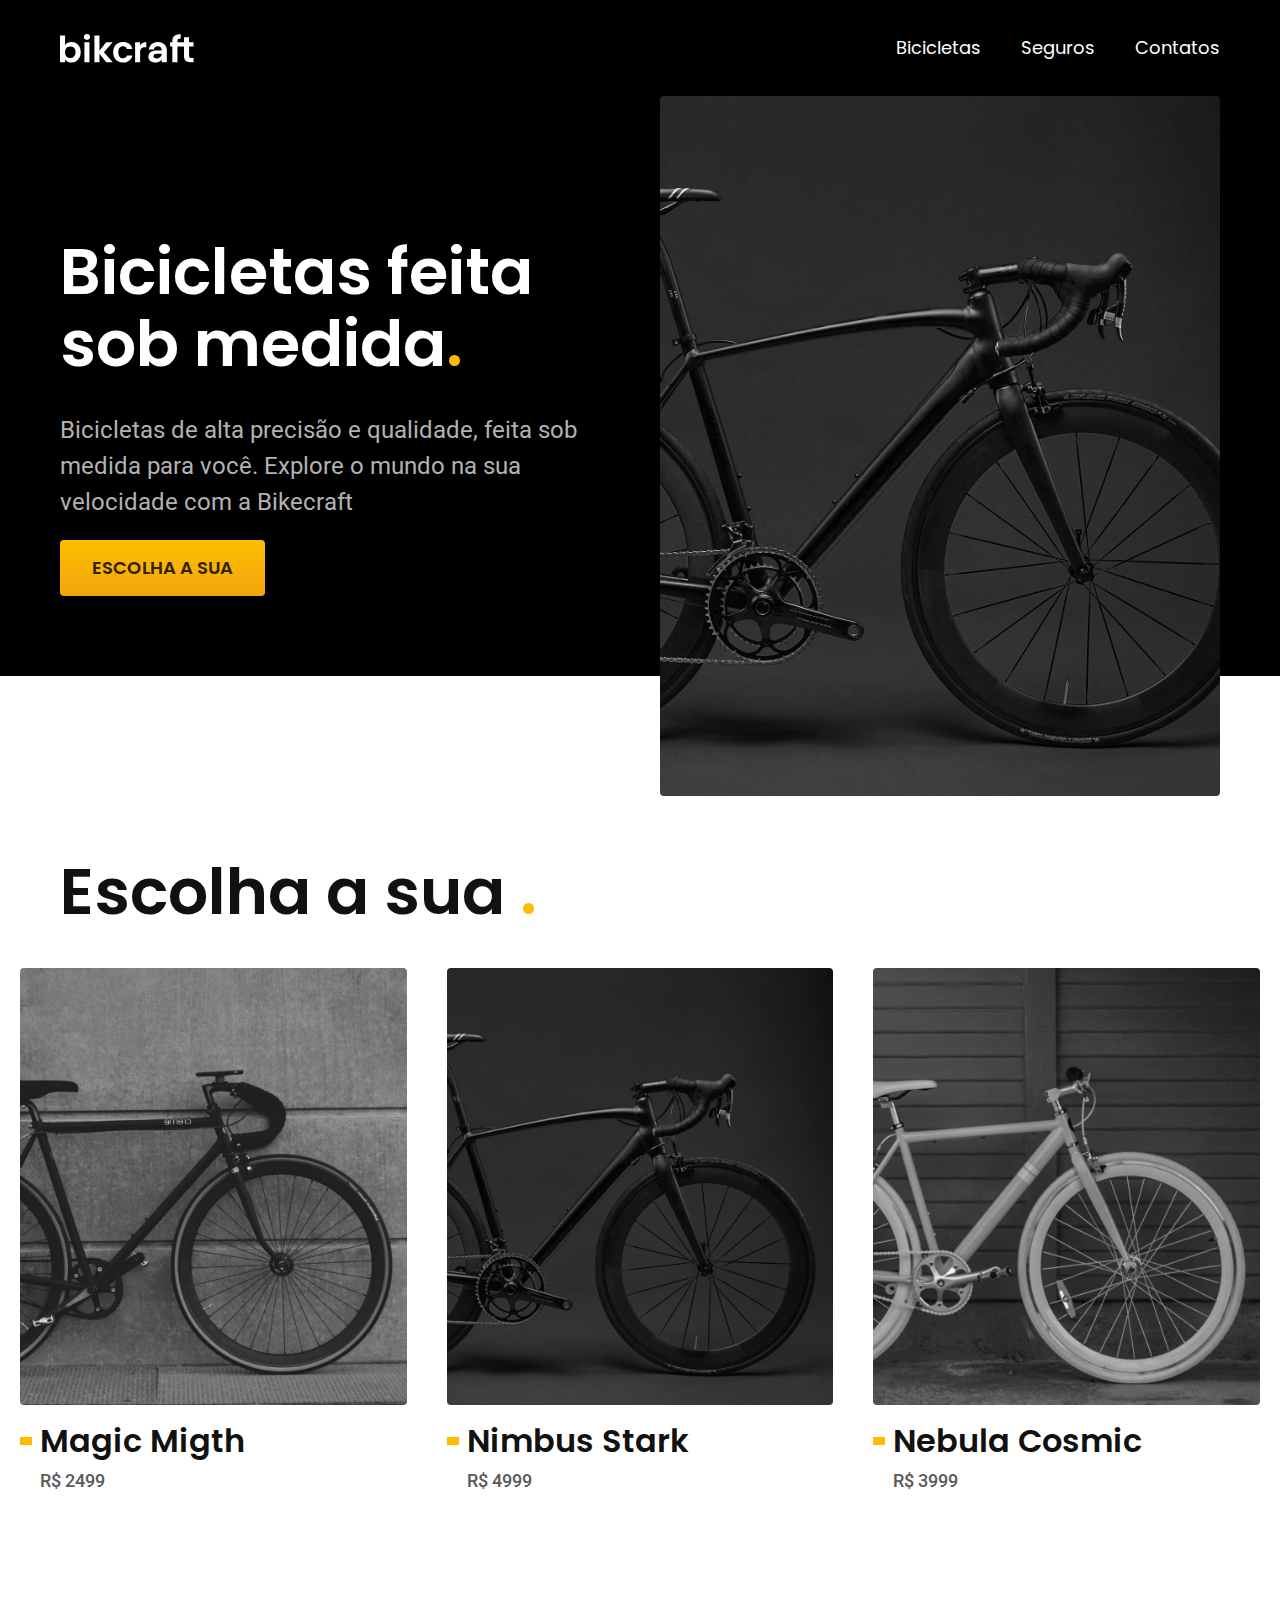
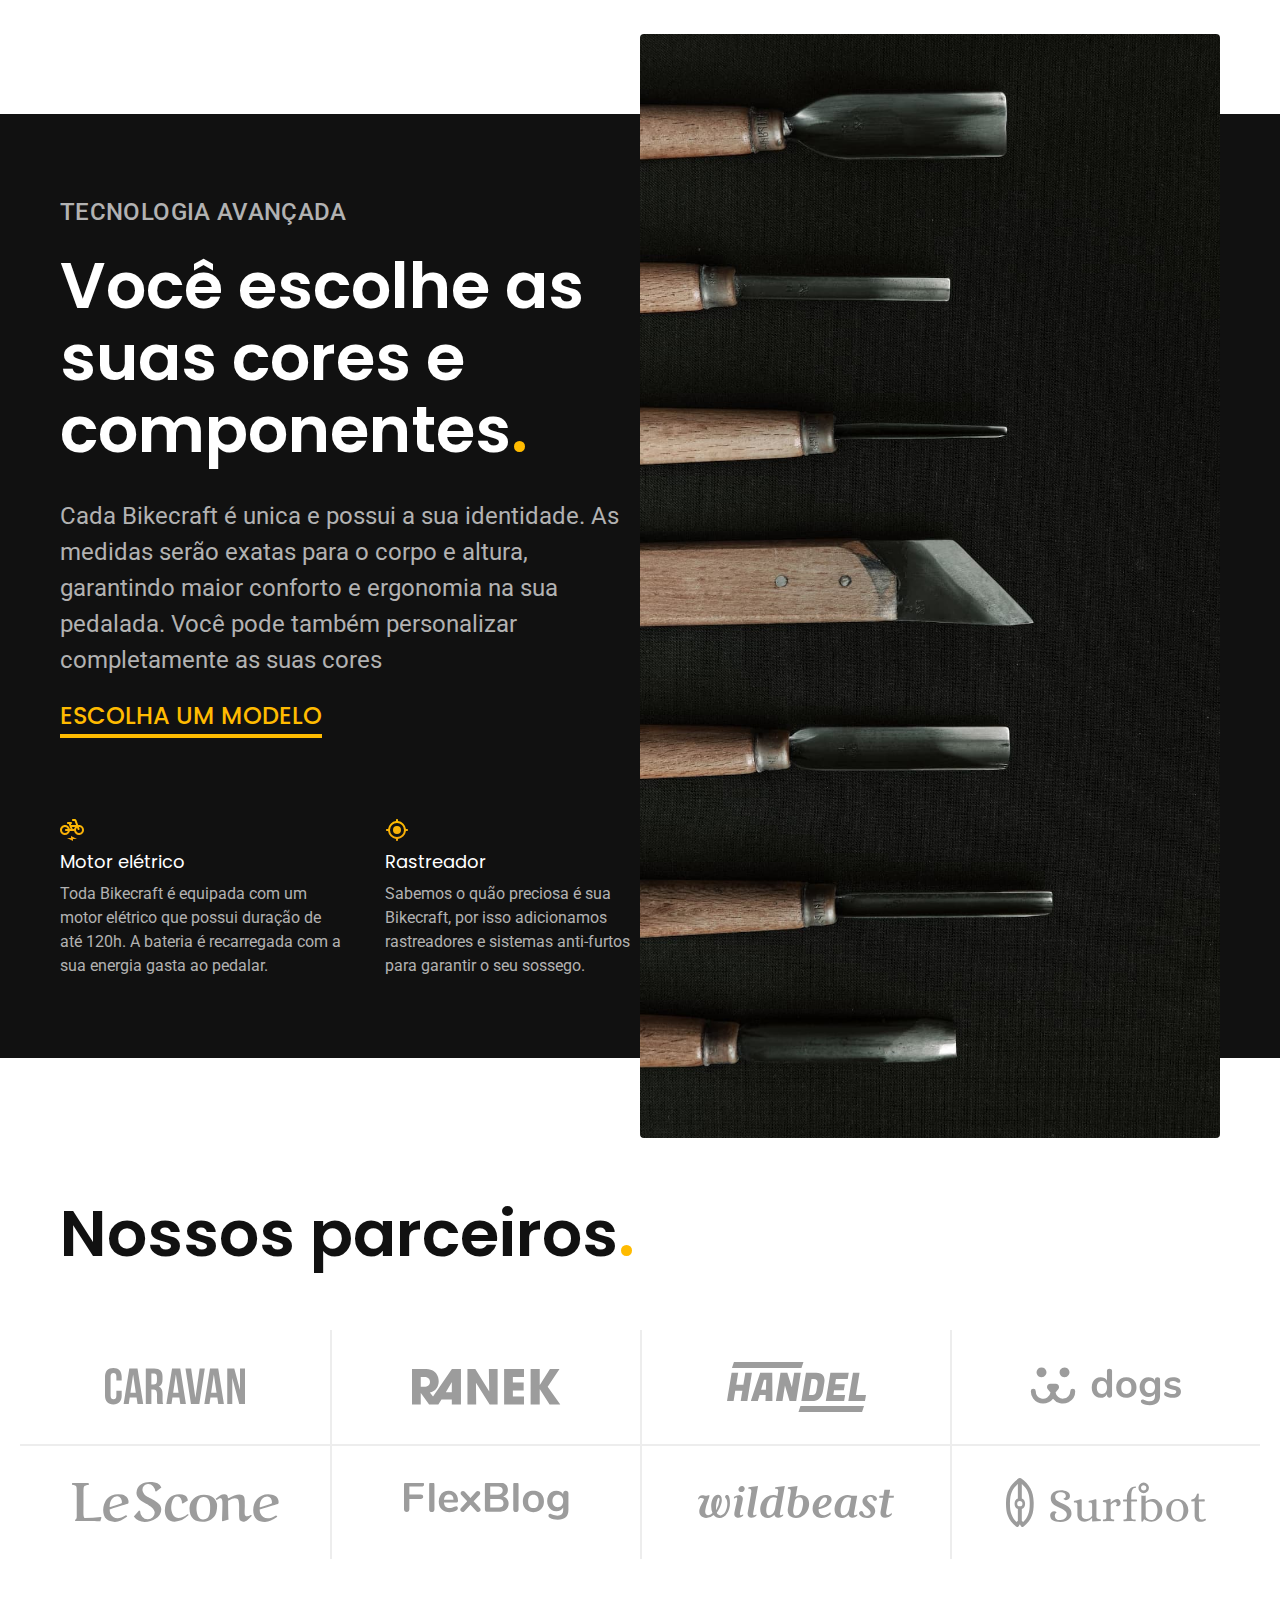
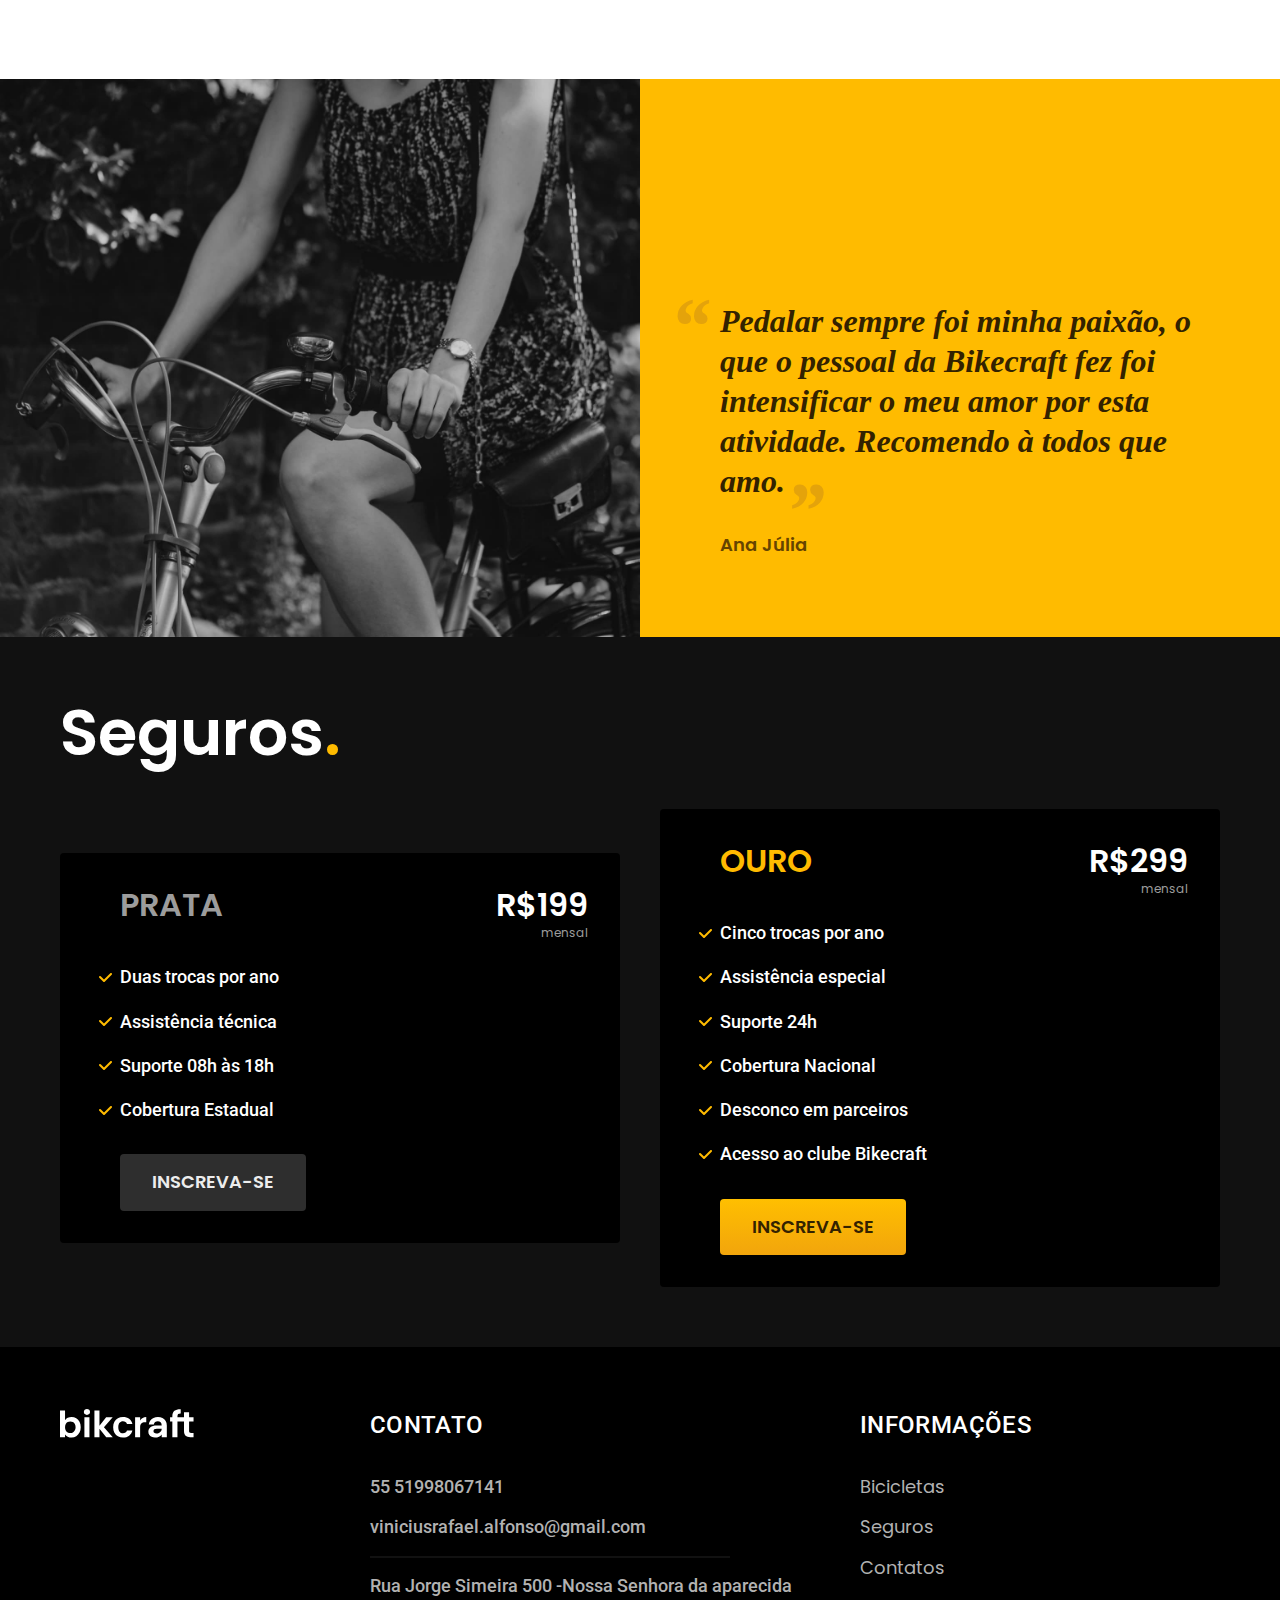
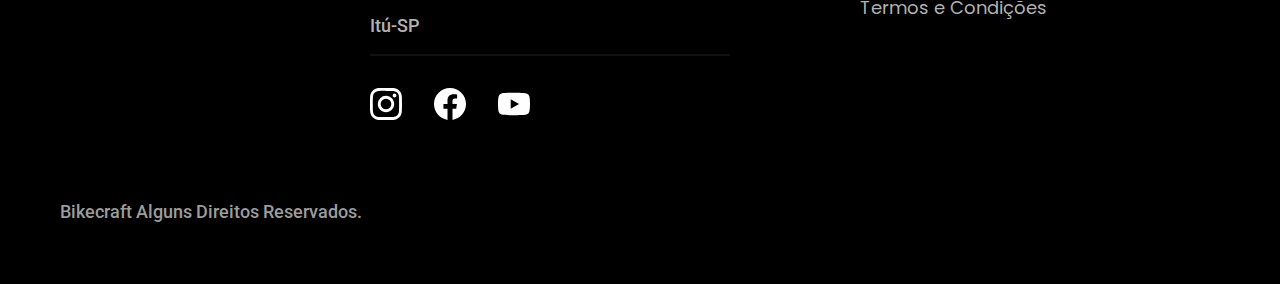
<file: index.html>
<!DOCTYPE html>
<html lang="pt-BR">

<head>
  <meta charset="UTF-8">
  <meta name="viewport" content="width=device-width, initial-scale=1.0">
  <title>Bikecraft - Biclicetas Elétricas </title>
  <meta name="description" content="Biclicetas elétricas de alta precisão e qualidade, feitas sob medida para o cliente. Explore o mundo na sua velocidade com a Bikecraft">

  <link rel="stylesheet" href="./css/style.css">
  <link rel="preconnect" href="https://fonts.googleapis.com">
  <link rel="preconnect" href="https://fonts.gstatic.com" crossorigin>
  <link href="https://fonts.googleapis.com/css2?family=Playfair+Display&family=Poppins:wght@400;600&family=Roboto:wght@400;500&display=swap" rel="stylesheet">
</head>

<body>
  <header class="header-bg">
    <div class="header container">
      <a href="./">
        <img src="./img/bikcraft.svg" alt="Bikecraft">
      </a>
      <nav aria-label="primaria">
        <ul class="header-menu font-1-m cor-0">
          <li><a href="./bicicletas.html">Bicicletas</a></li>
          <li><a href="./seguros.html">Seguros</a></li>
          <li><a href="./contato.html">Contatos</a></li>
        </ul>
      </nav>
    </div>
  </header>

  <main class="introducao-bg">
    <div class="introducao container">
      <div class="introducao-conteudo">
        <h1 class="font-1-xxl cor-0">Bicicletas feita sob medida<span class="cor-p1">.</span></h1>
        <p class="font-2-l cor-5">Bicicletas de alta precisão e qualidade, feita sob medida para você. Explore o mundo na sua velocidade com a Bikecraft</p>
        <a class="botao" href="./bicicletas.html">Escolha a sua</a>
      </div>
      <div>
        <img src="./img/fotos/introducao.jpg" alt="Bicicleta elétrica preta.">
      </div>
    </div>
  </main>
  <article class="bicicletas-lista">
    <h2 class="container font-1-xxl">Escolha a sua <span class="cor-p1">.</span></h2>

    <ul>
      <li>
        <a href="./bicicletas/magic.html">
          <img src="./img/bicicletas/magic-home.jpg" alt="Bicicleta Preta">
          <h3 class="font-1-xl">Magic Migth</h3>
          <span class="font-2-m cor-8">R$ 2499</span>
        </a>
      </li>
      <li>
        <a href="./bicicletas/nimbus.html">
          <img src="./img/bicicletas/nimbus-home.jpg" alt="Bicicleta Preta">
          <h3 class="font-1-xl">Nimbus Stark</h3>
          <span class="font-2-m cor-8">R$ 4999</span>
        </a>
      </li>
      <li>
        <a href="./bicicletas/nebula.html">
          <img src="./img/bicicletas/nebula-home.jpg" alt="Bicicleta Preta">
          <h3 class="font-1-xl">Nebula Cosmic</h3>
          <span class="font-2-m cor-8">R$ 3999</span>
        </a>
      </li>
    </ul>
  </article>
  <article class="tecnologia-bg">
    <div class="tecnologia container">
      <div class="tecnologia-conteudo">
        <span class="font-2-l-b cor-5">Tecnologia Avançada</span>
        <h2 class="font-1-xxl cor-0">Você escolhe as suas cores e componentes<span class="cor-p1">.</span></h2>
        <p class="font-2-l cor-5">Cada Bikecraft é unica e possui a sua identidade. As medidas serão exatas para o corpo e altura, garantindo maior conforto e ergonomia na sua pedalada. Você pode também personalizar completamente as suas cores</p>
        <a class="link" href="./bicicletas.html">Escolha um modelo</a>
        <div class="tecnologia-vantagens">
          <div>
            <img src="./img/icones/eletrica.svg" alt="">
            <h3 class="font-1-m cor-0">Motor elétrico</h3>
            <p class="font-2-s cor-5">Toda Bikecraft é equipada com um motor elétrico que possui duração de até 120h. A bateria é recarregada com a sua energia gasta ao pedalar.</p>
          </div>
          <div>
            <img src="./img/icones/rastreador.svg" alt="">
            <h3 class="font-1-m cor-0">Rastreador</h3>
            <p class="font-2-s cor-5">Sabemos o quão preciosa é sua Bikecraft, por isso adicionamos rastreadores e sistemas anti-furtos para garantir o seu sossego.</p>
          </div>
        </div>
      </div>
      <div class="tecnologia-imagem">
        <img src="./img/fotos/tecnologia.jpg" alt="">
      </div>

    </div>
  </article>

  <section class="parceiros" aria-label="Nossos parceiro">
    <h2 class="container font-1-xxl">Nossos parceiros<span class="cor-p1">.</span></h2>
    <ul>
      <li><img src="./img/parceiros/caravan.svg" alt="caravan"></li>
      <li><img src="./img/parceiros/ranek.svg" alt="ranek.svg"></li>
      <li><img src="./img/parceiros/handel.svg" alt="handel.svg"></li>
      <li><img src="./img/parceiros/dogs.svg" alt="dogs"></li>
      <li><img src="./img/parceiros/lescone.svg" alt="lescone.svg"></li>
      <li><img src="./img/parceiros/flexblog.svg" alt="flexblog.svg"></li>
      <li><img src="./img/parceiros/wildbeast.svg" alt="wildbeast.svg"></li>
      <li><img src="./img/parceiros/surfbot.svg" alt="surfbot.svg"></li>
    </ul>
  </section>

  <section class="depoimento" aria-label="Depoimento">
    <div>
      <img src="./img/fotos/depoimento.jpg" alt="Pessoa pedalando uma bicleta bikecraft">
    </div>

    <div class="depoimento-conteudo">
      <blockquote class="font-1-xl cor-p5">
        <p> Pedalar sempre foi minha paixão, o que o pessoal da Bikecraft fez foi intensificar o meu amor por esta atividade.
          Recomendo à todos que amo.</p>
      </blockquote>
      <span class="font-1-m-b cor-p4">Ana Júlia</span>
    </div>
  </section>

  <article class="seguros-bg">
    <div class="seguros container">
      <h2 class="font-1-xxl cor-0">Seguros<span class="cor-p1">.</span></h2>
      <div class="seguros-item">
        <h3 class="font-1-xl cor-6">PRATA</h3>
        <span class="font-1-xl cor-0">R$199 <span class="font-1-xs cor-6">mensal</span></span>
        <ul class="font-2-m cor-0">
          <li>Duas trocas por ano</li>
          <li>Assistência técnica</li>
          <li>Suporte 08h às 18h</li>
          <li>Cobertura Estadual</li>
        </ul>
        <a class="botao secundario" href="./orcamento.html">Inscreva-se</a>
      </div>

      <div class="seguros-item">
        <h3 class="font-1-xl cor-p1">OURO</h3>
        <span class="font-1-xl cor-0">R$299 <span class="font-1-xs cor-6">mensal</span></span>
        <ul class="font-2-m cor-0">
          <li>Cinco trocas por ano</li>
          <li>Assistência especial</li>
          <li>Suporte 24h</li>
          <li>Cobertura Nacional</li>
          <li>Desconco em parceiros</li>
          <li>Acesso ao clube Bikecraft</li>
        </ul>
        <a class="botao" href="./orcamento.html">Inscreva-se</a>
      </div>
    </div>
  </article>

  <footer class="footer-bg">
    <div class="footer container">
      <img src="./img/bikcraft.svg" alt="Bikecraft">
      <div class="footer-contato">
        <h3 class="font-2-l-b cor-0">Contato</h3>
        <ul class="cor-5 font-2-m">
          <li><a href="tel:+5551998067141">55 51998067141</a></li>
          <li><a href="mailto:viniciusrafael.alfonso@gmail.com">viniciusrafael.alfonso@gmail.com</a></li>
          <li>Rua Jorge Simeira 500 -Nossa Senhora da aparecida</li>
          <li>Itú-SP</li>
        </ul>
        <div class="footer-redes">
          <a href="./">
            <img src="./img/redes/instagram.svg" alt="Instagram">
          </a>
          <a href="./">
            <img src="./img/redes/facebook.svg" alt="Facebook">
          </a>
          <a href="./">
            <img src="./img/redes/youtube.svg" alt="Youtube">
          </a>
        </div>
      </div>
      <div class="footer-informacoes">
        <h3 class="font-2-l-b cor-0">Informações</h3>
        <nav>
          <ul class="font-1-m cor-5">
            <li><a href="./bicicletas.html">Bicicletas</a></li>
            <li><a href="./seguros.html">Seguros</a></li>
            <li><a href="./contato.html">Contatos</a></li>
            <li><a href="./termos.html">Termos e Condições</a></li>
          </ul>
        </nav>
      </div>
      <p class="footer-copy font-2-m cor-6">Bikecraft Alguns Direitos Reservados.</p>
    </div>
  </footer>
</body>

</html>
</file>
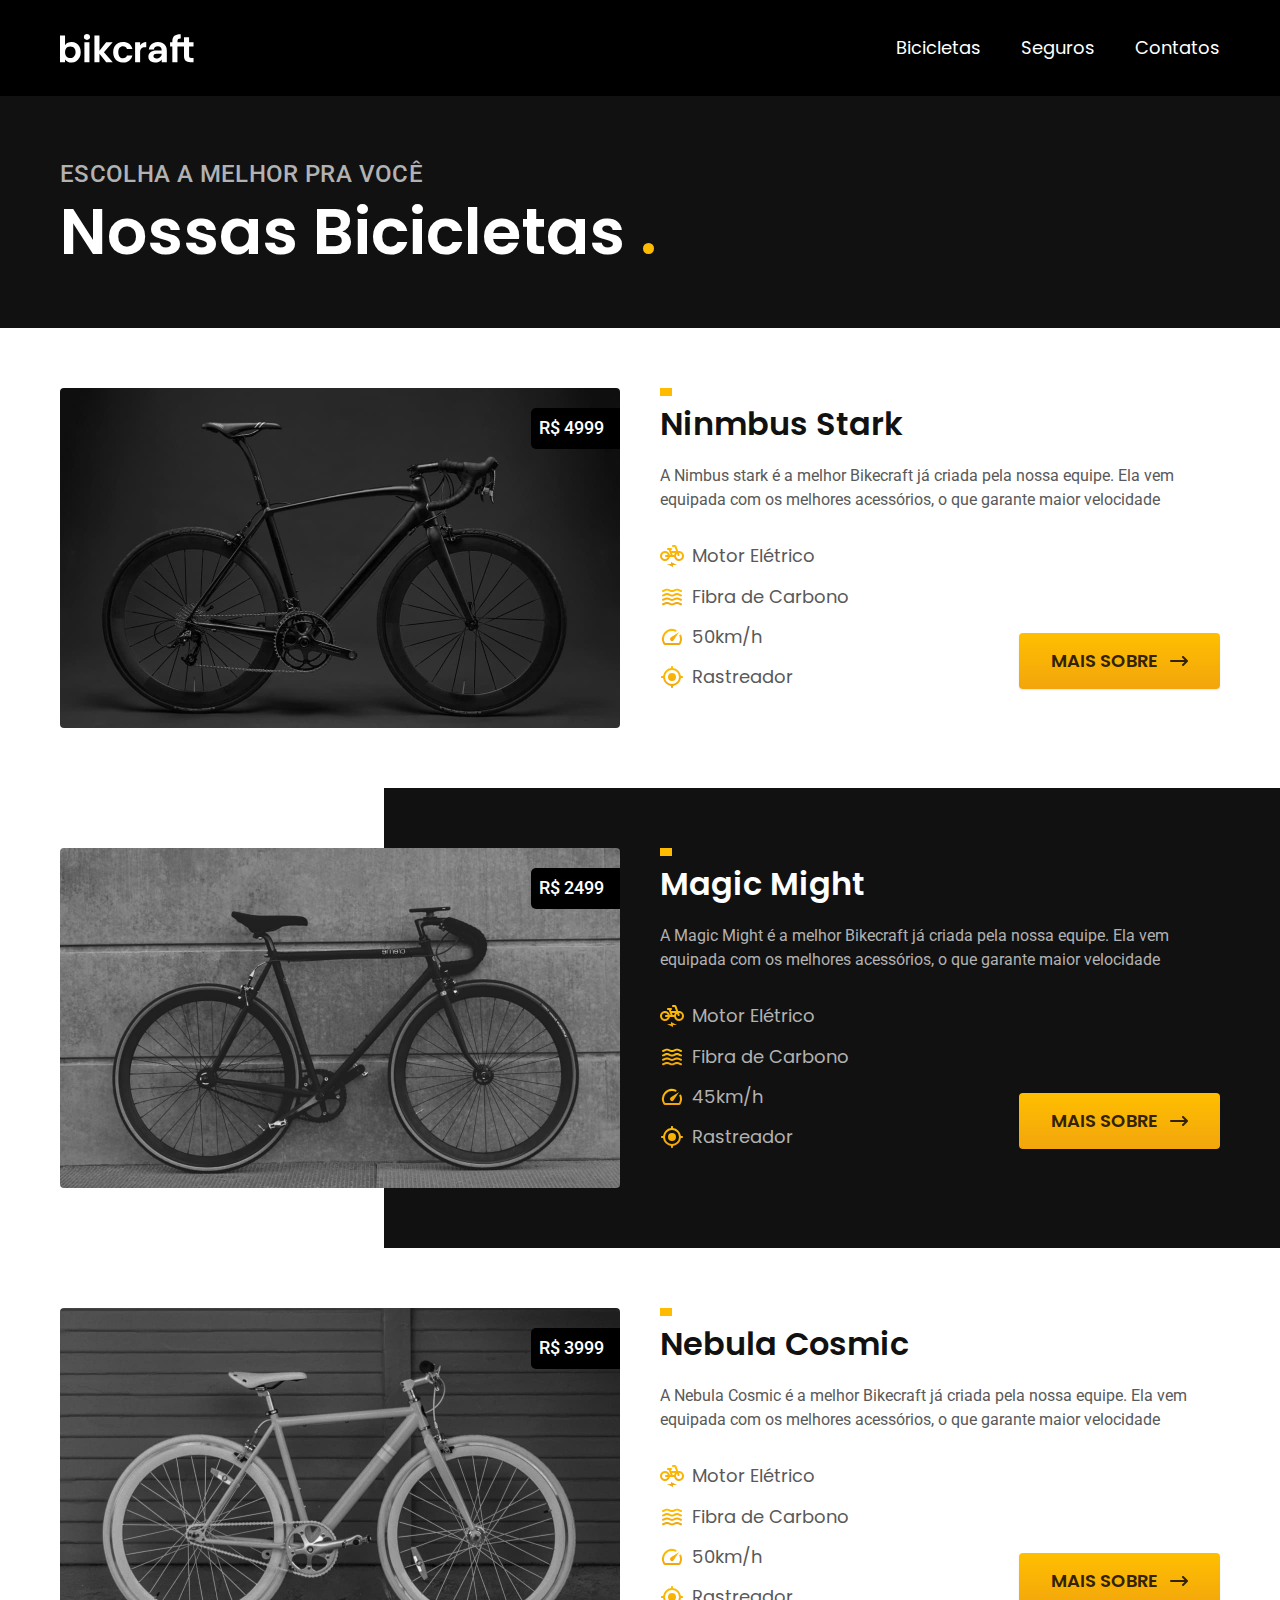
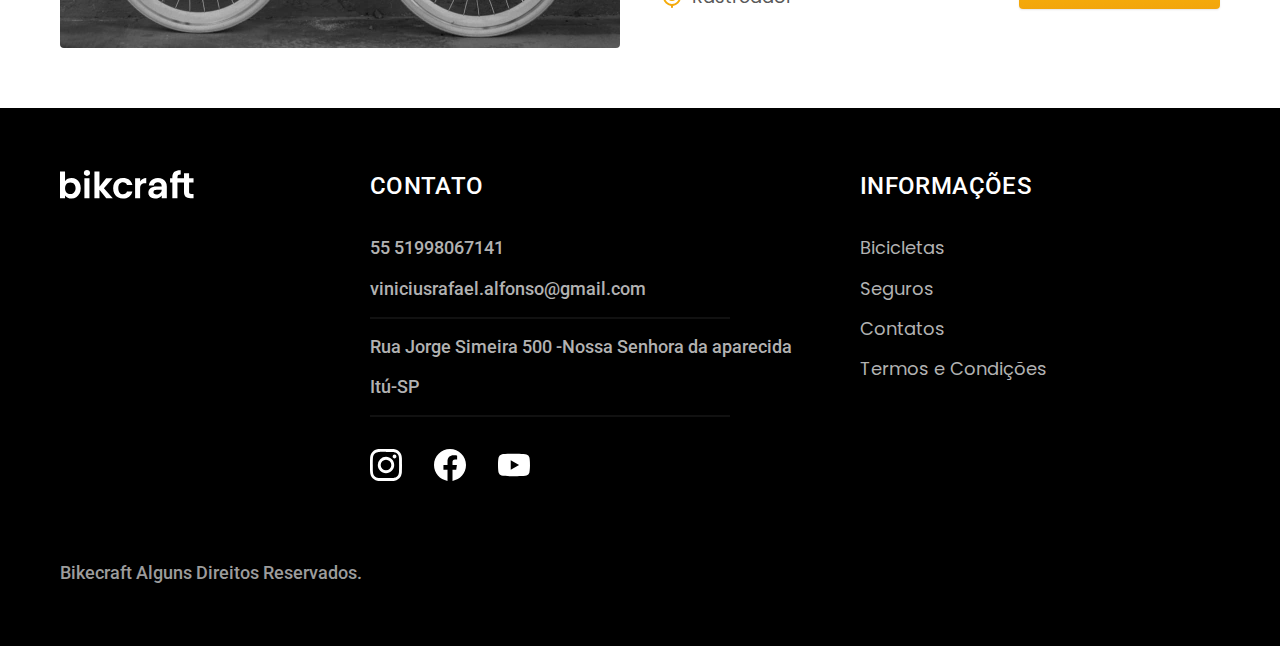
<file: bicicletas.html>
<!DOCTYPE html>
<html lang="pt-BR">

<head>
  <meta charset="UTF-8">
  <meta name="viewport" content="width=device-width, initial-scale=1.0">
  <title>Bicicletas -Bikecraft </title>
  <meta name="description" content="Bicicletas">

  <link rel="stylesheet" href="./css/style.css">
  <link rel="preconnect" href="https://fonts.googleapis.com">
  <link rel="preconnect" href="https://fonts.gstatic.com" crossorigin>
  <link href="https://fonts.googleapis.com/css2?family=Playfair+Display&family=Poppins:wght@400;600&family=Roboto:wght@400;500&display=swap" rel="stylesheet">
</head>

<body id="bicicletas">
  <header class="header-bg">
    <div class="header container">
      <a href="./">
        <img src="./img/bikcraft.svg" alt="Bikecraft">
      </a>
      <nav aria-label="primaria">
        <ul class="header-menu font-1-m cor-0">
          <li><a href="./bicicletas.html">Bicicletas</a></li>
          <li><a href="./seguros.html">Seguros</a></li>
          <li><a href="./contato.html">Contatos</a></li>
        </ul>
      </nav>
    </div>
  </header>
  <main>
    <div class="titulo-bg">
      <div class="titulo container">
        <p class="font-2-l-b cor-5">Escolha a melhor pra você</p>
        <h1 class="font-1-xxl cor-0">Nossas Bicicletas <span class="cor-p1">.</span></h1>
      </div>
    </div>


    <div class="bicicletas container">
      <div class="bicicletas-imagens">
        <img src="./img/bicicletas/nimbus.jpg" alt="Bicicleta Preta">
        <span class="font-2-m cor-0">R$ 4999</span>
      </div>
      <div class="bicicletas-conteudo">
        <h2 class="font-1-xl">Ninmbus Stark</h2>
        <p class="font-2-s cor-8">A Nimbus stark é a melhor Bikecraft já criada pela nossa equipe. Ela vem equipada com os melhores acessórios, o que garante maior velocidade</p>
        <ul class="font-1-m cor-8">
          <li><img src="./img/icones/eletrica.svg" alt="">
            Motor Elétrico
          </li>
          <li><img src="./img/icones/carbono.svg" alt="">
            Fibra de Carbono
          </li>
          <li><img src="./img/icones/velocidade.svg" alt="">
            50km/h
          </li>
          <li><img src="./img/icones/rastreador.svg" alt="">
            Rastreador
          </li>
        </ul>
        <a class="botao seta" href="./bicicletas/nimbus.html">Mais sobre</a>
      </div>
    </div>


    <div class="bicicletas-bg">
      <div class="bicicletas container">
        <div class="bicicletas-imagens">
          <img src="./img/bicicletas/magic.jpg" alt="Bicicleta Preta">
          <span class="font-2-m cor-0">R$ 2499</span>
        </div>
        <div class="bicicletas-conteudo">
          <h2 class="font-1-xl cor-0">Magic Might</h2>
          <p class="font-2-s cor-5">A Magic Might é a melhor Bikecraft já criada pela nossa equipe. Ela vem equipada com os melhores acessórios, o que garante maior velocidade</p>
          <ul class="font-1-m cor-5">
            <li><img src="./img/icones/eletrica.svg" alt="">
              Motor Elétrico
            </li>
            <li><img src="./img/icones/carbono.svg" alt="">
              Fibra de Carbono
            </li>
            <li><img src="./img/icones/velocidade.svg" alt="">
              45km/h
            </li>
            <li><img src="./img/icones/rastreador.svg" alt="">
              Rastreador
            </li>
          </ul>
          <a class="botao seta" href="./bicicletas/magic.html">Mais sobre</a>
        </div>
      </div>
    </div>


    <div class="bicicletas container">
      <div class="bicicletas-imagens">
        <img src="./img/bicicletas/nebula.jpg" alt="Bicicleta Preta">
        <span class="font-2-m cor-0">R$ 3999</span>
      </div>
      <div class="bicicletas-conteudo">
        <h2 class="font-1-xl">Nebula Cosmic</h2>
        <p class="font-2-s cor-8">A Nebula Cosmic é a melhor Bikecraft já criada pela nossa equipe. Ela vem equipada com os melhores acessórios, o que garante maior velocidade</p>
        <ul class="font-1-m cor-8">
          <li><img src="./img/icones/eletrica.svg" alt="">
            Motor Elétrico
          </li>
          <li><img src="./img/icones/carbono.svg" alt="">
            Fibra de Carbono
          </li>
          <li><img src="./img/icones/velocidade.svg" alt="">
            50km/h
          </li>
          <li><img src="./img/icones/rastreador.svg" alt="">
            Rastreador
          </li>
        </ul>
        <a class="botao seta" href="./bicicletas/nebula.html">Mais sobre</a>
      </div>
    </div>


  </main>

  <footer class="footer-bg">
    <div class="footer container">
      <img src="./img/bikcraft.svg" alt="Bikecraft">
      <div class="footer-contato">
        <h3 class="font-2-l-b cor-0">Contato</h3>
        <ul class="cor-5 font-2-m">
          <li><a href="tel:+5551998067141">55 51998067141</a></li>
          <li><a href="mailto:viniciusrafael.alfonso@gmail.com">viniciusrafael.alfonso@gmail.com</a></li>
          <li>Rua Jorge Simeira 500 -Nossa Senhora da aparecida</li>
          <li>Itú-SP</li>
        </ul>
        <div class="footer-redes">
          <a href="./">
            <img src="./img/redes/instagram.svg" alt="Instagram">
          </a>
          <a href="./">
            <img src="./img/redes/facebook.svg" alt="Facebook">
          </a>
          <a href="./">
            <img src="./img/redes/youtube.svg" alt="Youtube">
          </a>
        </div>
      </div>
      <div class="footer-informacoes">
        <h3 class="font-2-l-b cor-0">Informações</h3>
        <nav>
          <ul class="font-1-m cor-5">
            <li><a href="./bicicletas.html">Bicicletas</a></li>
            <li><a href="./seguros.html">Seguros</a></li>
            <li><a href="./contato.html">Contatos</a></li>
            <li><a href="./termos.html">Termos e Condições</a></li>
          </ul>
        </nav>
      </div>
      <p class="footer-copy font-2-m cor-6">Bikecraft Alguns Direitos Reservados.</p>
    </div>
  </footer>
</body>

</html>
</file>
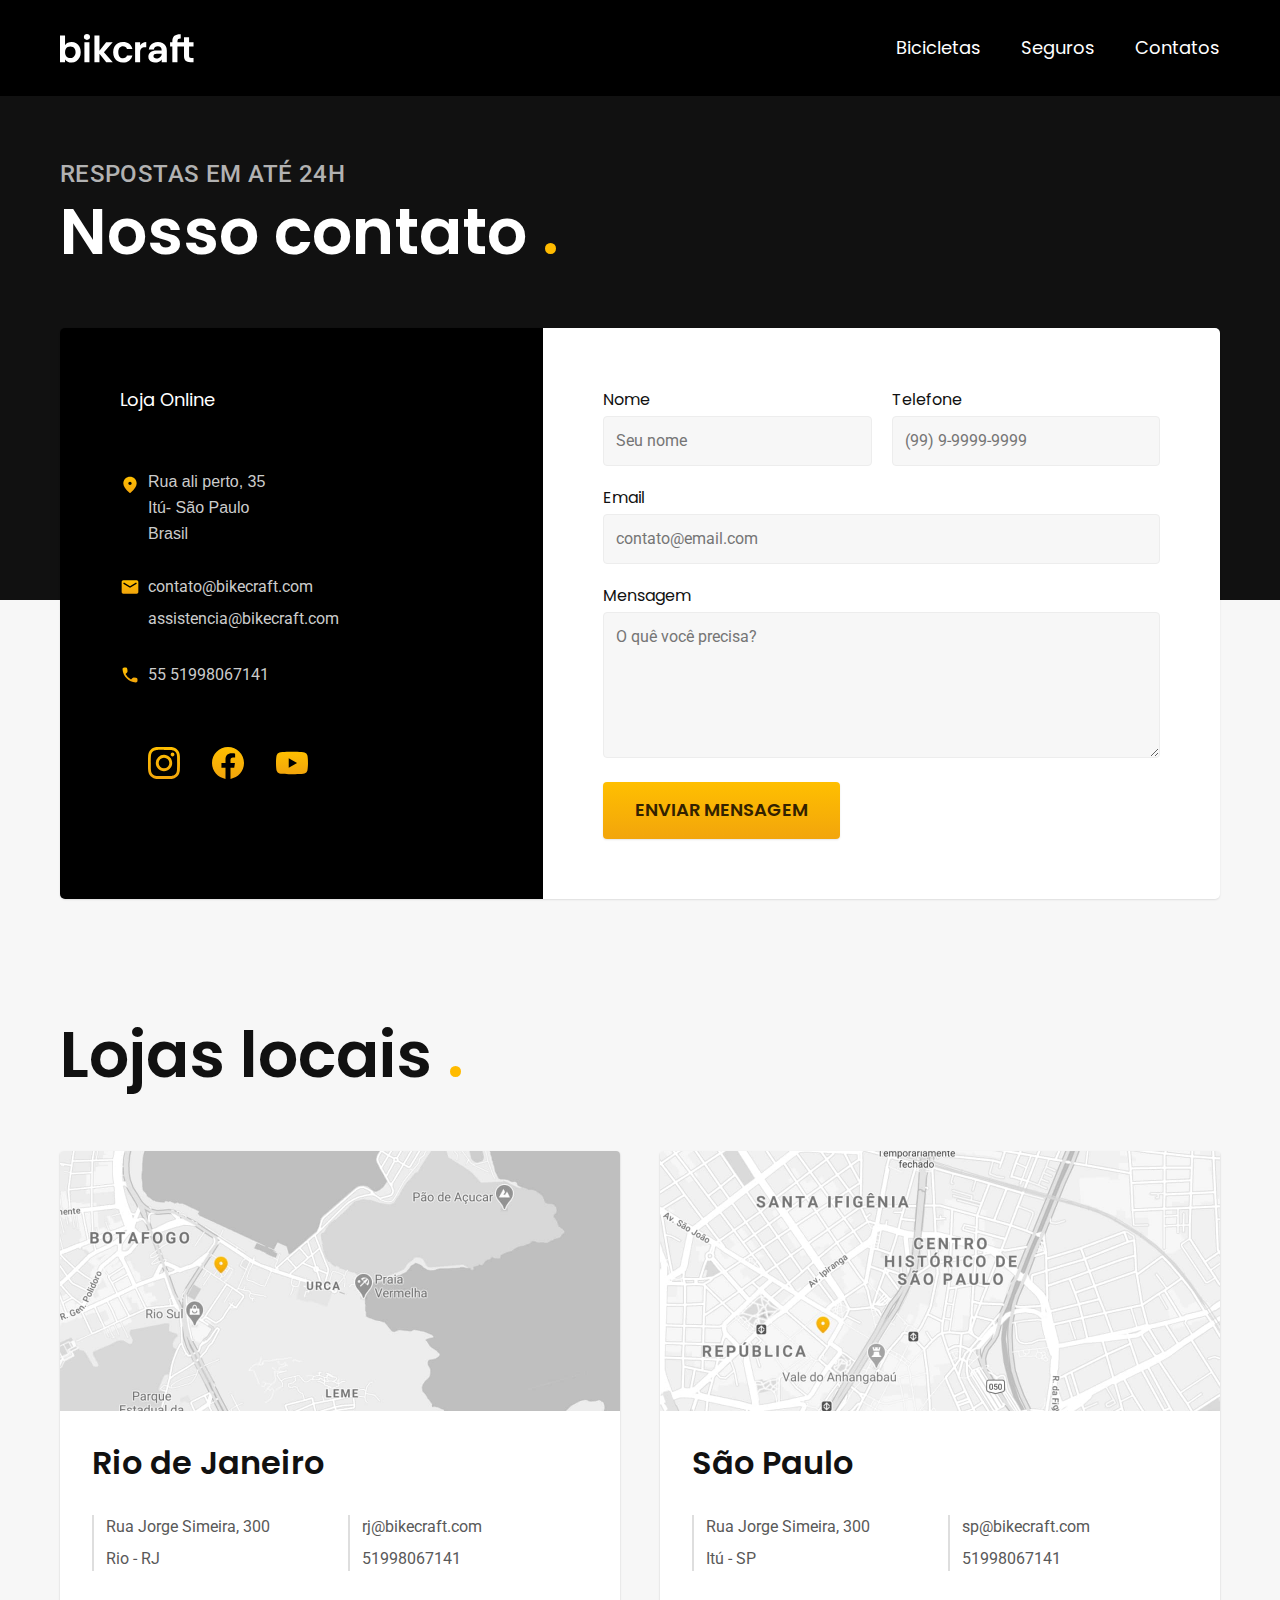
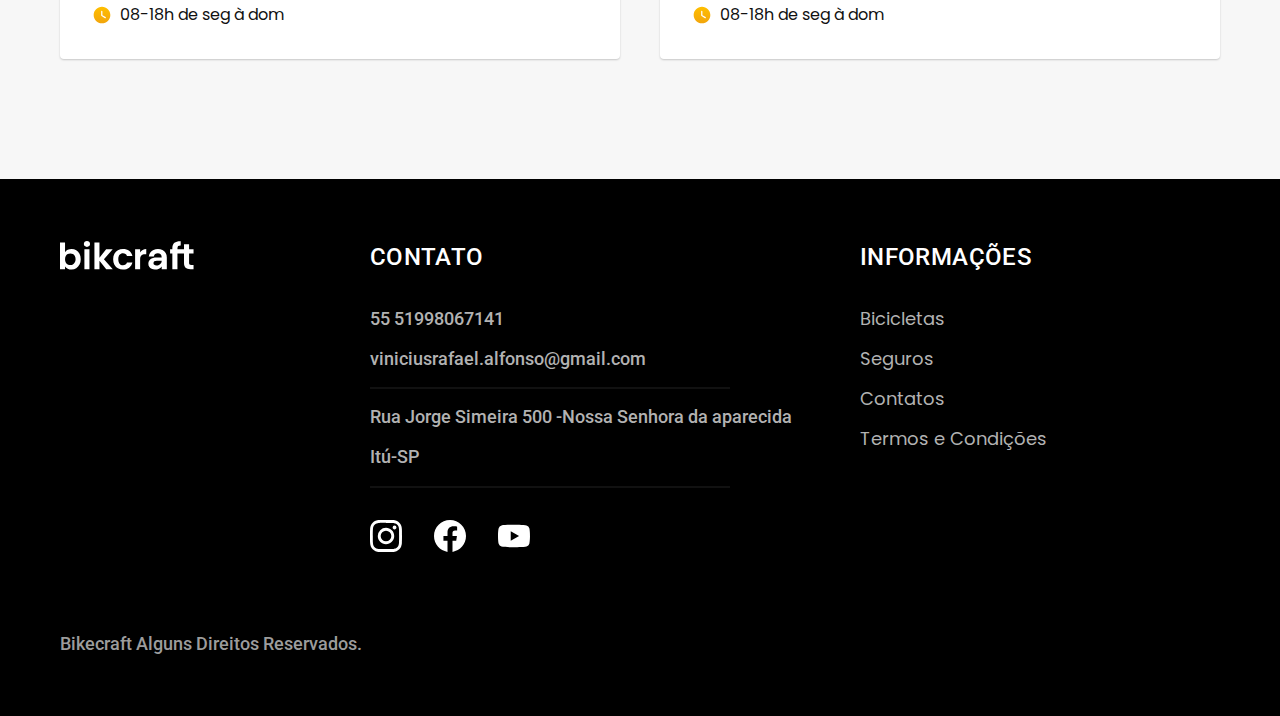
<file: contato.html>
<!DOCTYPE html>
<html lang="pt-BR">

<head>
  <meta charset="UTF-8">
  <meta name="viewport" content="width=device-width, initial-scale=1.0">
  <title>Contato | Bikecraft </title>
  <meta name="description" content="Termos e Condições">

  <link rel="stylesheet" href="./css/style.css">
  <link rel="preconnect" href="https://fonts.googleapis.com">
  <link rel="preconnect" href="https://fonts.gstatic.com" crossorigin>
  <link href="https://fonts.googleapis.com/css2?family=Playfair+Display&family=Poppins:wght@400;600&family=Roboto:wght@400;500&display=swap" rel="stylesheet">
</head>

<body id="contato">
  <header class="header-bg">
    <div class="header container">
      <a href="./">
        <img src="./img/bikcraft.svg" alt="Bikecraft">
      </a>
      <nav aria-label="primaria">
        <ul class="header-menu font-1-m cor-0">
          <li><a href="./bicicletas.html">Bicicletas</a></li>
          <li><a href="./seguros.html">Seguros</a></li>
          <li><a href="./contato.html">Contatos</a></li>
        </ul>
      </nav>
    </div>
  </header>
  <main>
    <div class="titulo-bg">
      <div class="titulo container">
        <p class="font-2-l-b cor-5">Respostas em até 24h</p>
        <h1 class="font-1-xxl cor-0">Nosso contato <span class="cor-p1">.</span></h1>
      </div>
    </div>

    <div class="contato container">
      <section class="contato-dados" aria-label="Endereço">
        <h2 class="font-1-m cor-0">Loja Online</h2>
        <div class="contato-endereco font-2s cor-4">
          <p>Rua ali perto, 35</p>
          <p>Itú- São Paulo</p>
          <p>Brasil</p>
        </div>
        <address class="contato-meios font-2-s cor-4">
          <a href="mailto:contato@bikecraft.com">contato@bikecraft.com</a>
          <a href="mailto:assistencia@bikecraft.com">assistencia@bikecraft.com</a>
          <a href="tel:+5551998067141">55 51998067141</a>
        </address>
        <div class="contato-redes">
          <a href="./">
            <img src="./img/redes/instagram-p.svg" alt="Instagram">
          </a>
          <a href="./">
            <img src="./img/redes/facebook-p.svg" alt="Facebook">
          </a>
          <a href="./">
            <img src="./img/redes/youtube-p.svg" alt="Youtube">
          </a>
        </div>
      </section>
      <section class="contato-formulario" aria-label="Formulario">
        <form class="form" action="./contato.html">
          <div>
            <label for="nome">Nome</label>
            <input type="text" id="nome" name="nome" placeholder="Seu nome">
          </div>
          <div>
            <label for="telefone">Telefone</label>
            <input type="text" id="telefone" name="telefone" placeholder="(99) 9-9999-9999">
          </div>
          <div class="col-2">
            <label for="email">Email</label>
            <input type="email" id="email" name="email" placeholder="contato@email.com">
          </div>
          <div class="col-2">
            <label for="mensagem">Mensagem</label>
            <textarea rows="5" id="mensagem" name="mensagem" placeholder="O quê você precisa?"></textarea>
          </div>
          <button class="botao col-2">Enviar Mensagem</button>
        </form>
      </section>
    </div>
  </main>
  <article class="lojas container">
    <h2 class="font-1-xxl">Lojas locais <span class="cor-p1">.</span></h2>
    <div class="lojas-item">
      <img src="./img/lojas/rj.jpg" alt="mapa marcando o endereço em rua ali perto,25">
      <div class="lojas-conteudo">
        <h3 class="font-1-xl">Rio de Janeiro</h3>
        <div class="lojas-dados font-2-s cor-8">
          <p>Rua Jorge Simeira, 300</p>
          <p>Rio - RJ</p>
        </div>
        <div class="lojas-dados font-2-s cor-8">
          <a href="mailto:rj@bikecraft.com">rj@bikecraft.com</a>
          <a href="tel:+51998067141">51998067141</a>
        </div>
        <p class="lojas-tempo font-1-s"> <img src=" ./img/icones/horario.svg" alt=""> 08-18h de seg à dom</p>
      </div>
    </div>

    <div class="lojas-item">
      <img src="./img/lojas/sp.jpg" alt="mapa marcando o endereço em rua ali perto,25">
      <div class="lojas-conteudo">
        <h3 class="font-1-xl">São Paulo</h3>
        <div class="lojas-dados font-2-s cor-8">
          <p>Rua Jorge Simeira, 300</p>
          <p>Itú - SP</p>
        </div>
        <div class="lojas-dados font-2-s cor-8">
          <a href="mailto:sp@bikecraft.com">sp@bikecraft.com</a>
          <a href="tel:+51998067141">51998067141</a>
        </div>
        <p class="lojas-tempo font-1-s"> <img src="./img/icones/horario.svg" alt=""> 08-18h de seg à dom</p>
      </div>
    </div>

  </article>
  <footer class="footer-bg">
    <div class="footer container">
      <img src="./img/bikcraft.svg" alt="Bikecraft">
      <div class="footer-contato">
        <h3 class="font-2-l-b cor-0">Contato</h3>
        <ul class="cor-5 font-2-m">
          <li><a href="tel:+5551998067141">55 51998067141</a></li>
          <li><a href="mailto:viniciusrafael.alfonso@gmail.com">viniciusrafael.alfonso@gmail.com</a></li>
          <li>Rua Jorge Simeira 500 -Nossa Senhora da aparecida</li>
          <li>Itú-SP</li>
        </ul>
        <div class="footer-redes">
          <a href="./">
            <img src="./img/redes/instagram.svg" alt="Instagram">
          </a>
          <a href="./">
            <img src="./img/redes/facebook.svg" alt="Facebook">
          </a>
          <a href="./">
            <img src="./img/redes/youtube.svg" alt="Youtube">
          </a>
        </div>
      </div>
      <div class="footer-informacoes">
        <h3 class="font-2-l-b cor-0">Informações</h3>
        <nav>
          <ul class="font-1-m cor-5">
            <li><a href="./bicicletas.html">Bicicletas</a></li>
            <li><a href="./seguros.html">Seguros</a></li>
            <li><a href="./contato.html">Contatos</a></li>
            <li><a href="./termos.html">Termos e Condições</a></li>
          </ul>
        </nav>
      </div>
      <p class="footer-copy font-2-m cor-6">Bikecraft Alguns Direitos Reservados.</p>
    </div>
  </footer>
</body>

</html>
</file>
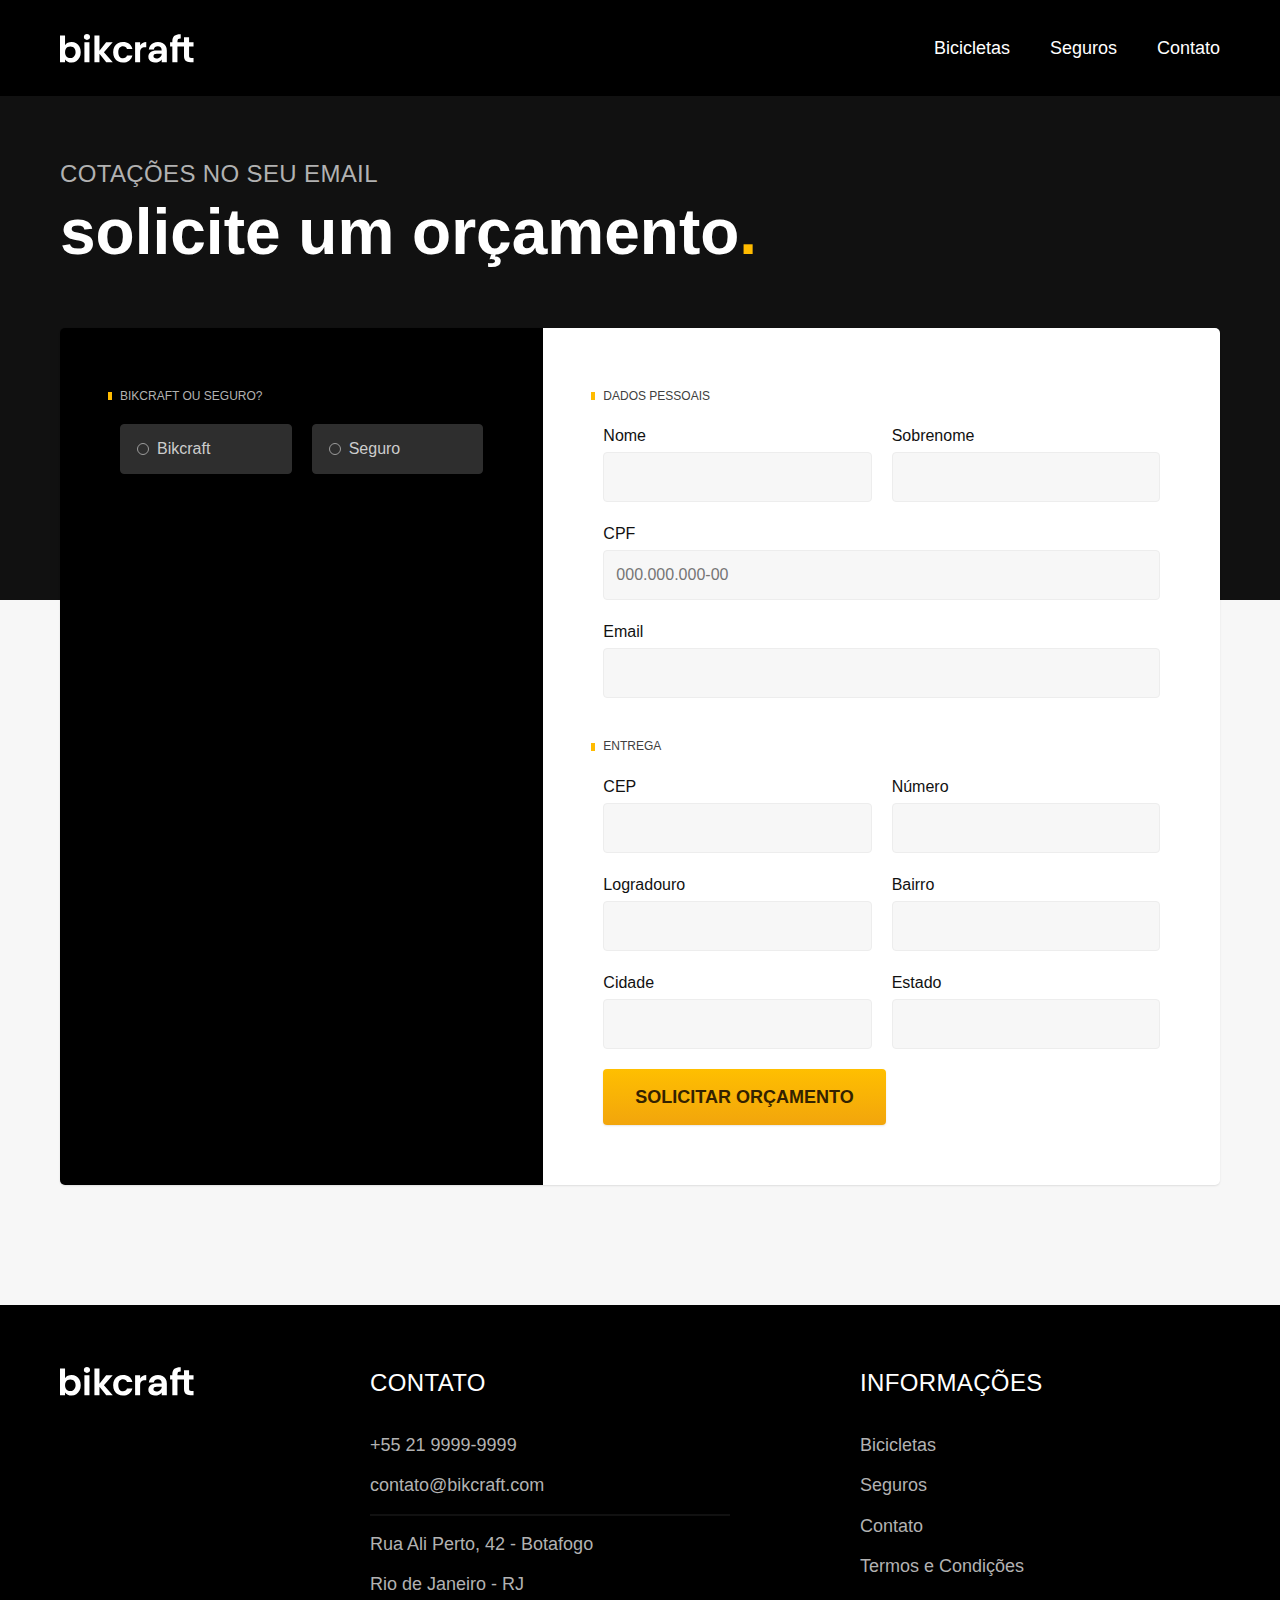
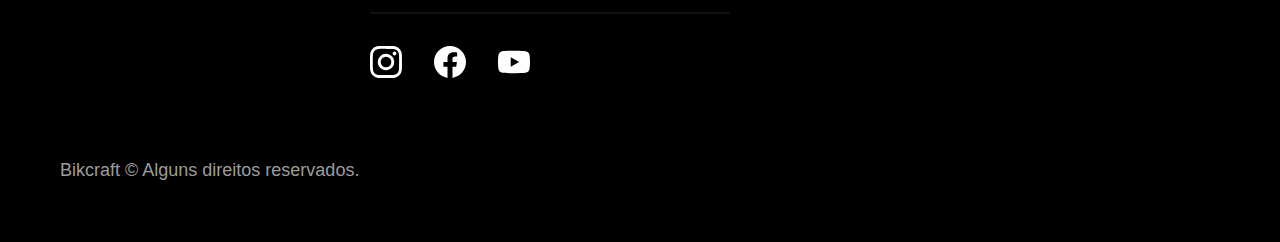
<file: orcamento.html>
<!DOCTYPE html>
<html lang="pt-br">

<head>
  <meta charset="UTF-8">
  <meta name="viewport" content="width=device-width, initial-scale=1.0">

  <title>Orçamento | Bikcraft</title>
  <meta name="description" content="Orçamento.">

  <link rel="stylesheet" href="./css/style.css">
</head>

<body id="orcamento">
  <header class="header-bg">
    <div class="header container">
      <a href="./">
        <img src="./img/bikcraft.svg" alt="Bikcraft">
      </a>

      <nav aria-label="primaria">
        <ul class="header-menu font-1-m cor-0">
          <li><a href="./bicicletas.html">Bicicletas</a></li>
          <li><a href="./seguros.html">Seguros</a></li>
          <li><a href="./contato.html">Contato</a></li>
        </ul>
      </nav>
    </div>
  </header>

  <main>
    <div class="titulo-bg">
      <div class="titulo container">
        <p class="font-2-l-b cor-5">Cotações no seu email</p>
        <h1 class="font-1-xxl cor-0">solicite um orçamento<span class="cor-p1">.</span></h1>
      </div>
    </div>

    <form class="orcamento container" action="./orcamento.html">
      <div class="orcamento-produto">
        <h2 class="font-1-xs cor-5">Bikcraft ou Seguro?</h2>

        <input type="radio" name="tipo" value="bikcraft" id="bikcraft">
        <label for="bikcraft">Bikcraft</label>

        <input type="radio" name="tipo" value="seguro" id="seguro">
        <label for="seguro">Seguro</label>

        <div class="orcamento-conteudo" id="orcamento-bikcraft">
          <h2 class="font-1-xs cor-5">Escolha a sua</h2>

          <input type="radio" name="produto" value="nimbus" id="nimbus">
          <label for="nimbus">Nimbus Stark <span>R$ 4999</span></label>
          <div class="orcamento-detalhes">
            <ul class="font-1-xs cor-8">
              <li><img src="./img/icones/eletrica.svg" alt=""> Motor Elétrico</li>
              <li><img src="./img/icones/carbono.svg" alt=""> Fibra de Carbono</li>
              <li><img src="./img/icones/velocidade.svg" alt=""> 50 km/h</li>
              <li><img src="./img/icones/rastreador.svg" alt=""> Rastreador</li>
            </ul>
            <img src="./img/bicicletas/nimbus.jpg" alt="Bicicleta preta">
          </div>

          <input type="radio" name="produto" value="magic" id="magic">
          <label for="magic">Magic Might <span>R$ 2499</span></label>
          <div class="orcamento-detalhes">
            <ul class="font-1-xs cor-8">
              <li><img src="./img/icones/eletrica.svg" alt=""> Motor Elétrico</li>
              <li><img src="./img/icones/carbono.svg" alt=""> Fibra de Carbono</li>
              <li><img src="./img/icones/velocidade.svg" alt=""> 45 km/h</li>
              <li><img src="./img/icones/rastreador.svg" alt=""> Rastreador</li>
            </ul>
            <img src="./img/bicicletas/magic.jpg" alt="Bicicleta preta">
          </div>

          <input type="radio" name="produto" value="nebula" id="nebula">
          <label for="nebula">Nebula Cosmic <span>R$ 3999</span></label>
          <div class="orcamento-detalhes">
            <ul class="font-1-xs cor-8">
              <li><img src="./img/icones/eletrica.svg" alt=""> Motor Elétrico</li>
              <li><img src="./img/icones/carbono.svg" alt=""> Fibra de Carbono</li>
              <li><img src="./img/icones/velocidade.svg" alt=""> 40 km/h</li>
              <li><img src="./img/icones/rastreador.svg" alt=""> Rastreador</li>
            </ul>
            <img src="./img/bicicletas/nebula.jpg" alt="Bicicleta branca">
          </div>

        </div>

        <div class="orcamento-conteudo" id="orcamento-seguro">
          <h2 class="font-1-xs cor-5">Escolha o plano</h2>

          <input type="radio" name="produto" value="prata" id="prata">
          <label for="prata">Prata <span>R$ 199</span></label>

          <input type="radio" name="produto" value="ouro" id="ouro">
          <label for="ouro">Ouro <span>R$ 299</span></label>
        </div>
      </div>
      <div class="orcamento-dados form">
        <h2 class="font-1-xs cor-9 col-2">dados pessoais</h2>
        <div>
          <label for="nome">Nome</label>
          <input type="text" id="nome" name="nome">
        </div>
        <div>
          <label for="sobrenome">Sobrenome</label>
          <input type="text" id="sobrenome" name="sobrenome">
        </div>
        <div class="col-2">
          <label for="cpf">CPF</label>
          <input type="text" id="cpf" name="cpf" placeholder="000.000.000-00">
        </div>
        <div class="col-2">
          <label for="email">Email</label>
          <input type="email" id="email" name="email">
        </div>
        <h2 class="font-1-xs cor-9 col-2">entrega</h2>
        <div>
          <label for="cep">CEP</label>
          <input type="text" id="cep" name="cep">
        </div>
        <div>
          <label for="numero">Número</label>
          <input type="text" id="numero" name="numero">
        </div>
        <div>
          <label for="logradouro">Logradouro</label>
          <input type="text" id="logradouro" name="logradouro">
        </div>
        <div>
          <label for="bairro">Bairro</label>
          <input type="text" id="bairro" name="bairro">
        </div>
        <div>
          <label for="cidade">Cidade</label>
          <input type="text" id="cidade" name="cidade">
        </div>
        <div>
          <label for="estado">Estado</label>
          <input type="text" id="estado" name="estado">
        </div>
        <button class="botao col-2">Solicitar Orçamento</button>
      </div>
    </form>
  </main>

  <footer class="footer-bg">
    <div class="footer container">
      <img src="./img/bikcraft.svg" alt="Bikcraft">
      <div class="footer-contato">
        <h3 class="font-2-l-b cor-0">Contato</h3>
        <ul class="font-2-m cor-5">
          <li><a href="tel:+552199999999">+55 21 9999-9999</a></li>
          <li><a href="mailto:contato@bikcraft.com">contato@bikcraft.com</a></li>
          <li>Rua Ali Perto, 42 - Botafogo</li>
          <li>Rio de Janeiro - RJ</li>
        </ul>
        <div class="footer-redes">
          <a href="./">
            <img src="./img/redes/instagram.svg" alt="Instagram">
          </a>
          <a href="./">
            <img src="./img/redes/facebook.svg" alt="Facebook">
          </a>
          <a href="./">
            <img src="./img/redes/youtube.svg" alt="Youtube">
          </a>
        </div>
      </div>
      <div class="footer-informacoes">
        <h3 class="font-2-l-b cor-0">Informações</h3>
        <nav>
          <ul class="font-1-m cor-5">
            <li><a href="./bicicletas.html">Bicicletas</a></li>
            <li><a href="./seguros.html">Seguros</a></li>
            <li><a href="./contato.html">Contato</a></li>
            <li><a href="./termos.html">Termos e Condições</a></li>
          </ul>
        </nav>
      </div>
      <p class="footer-copy font-2-m cor-6">Bikcraft © Alguns direitos reservados.</p>
    </div>
  </footer>
</body>

</html>
</file>
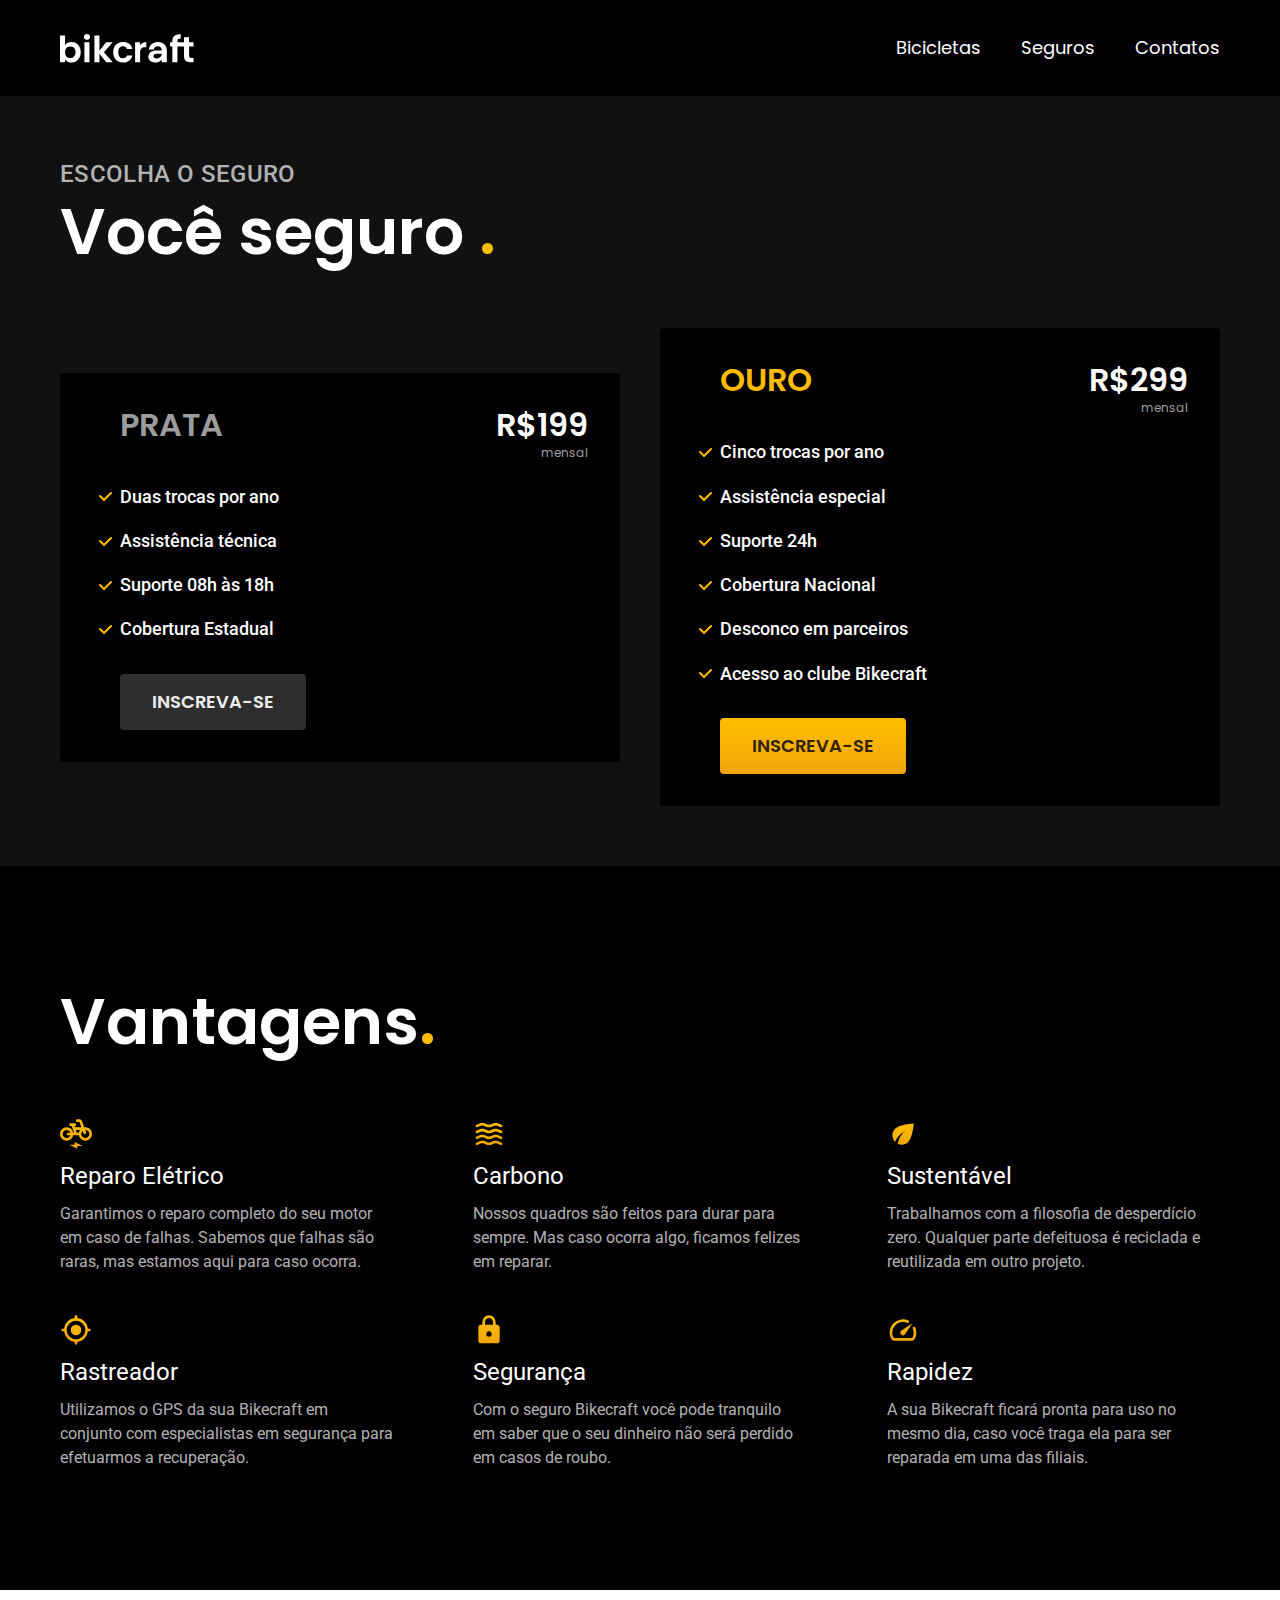
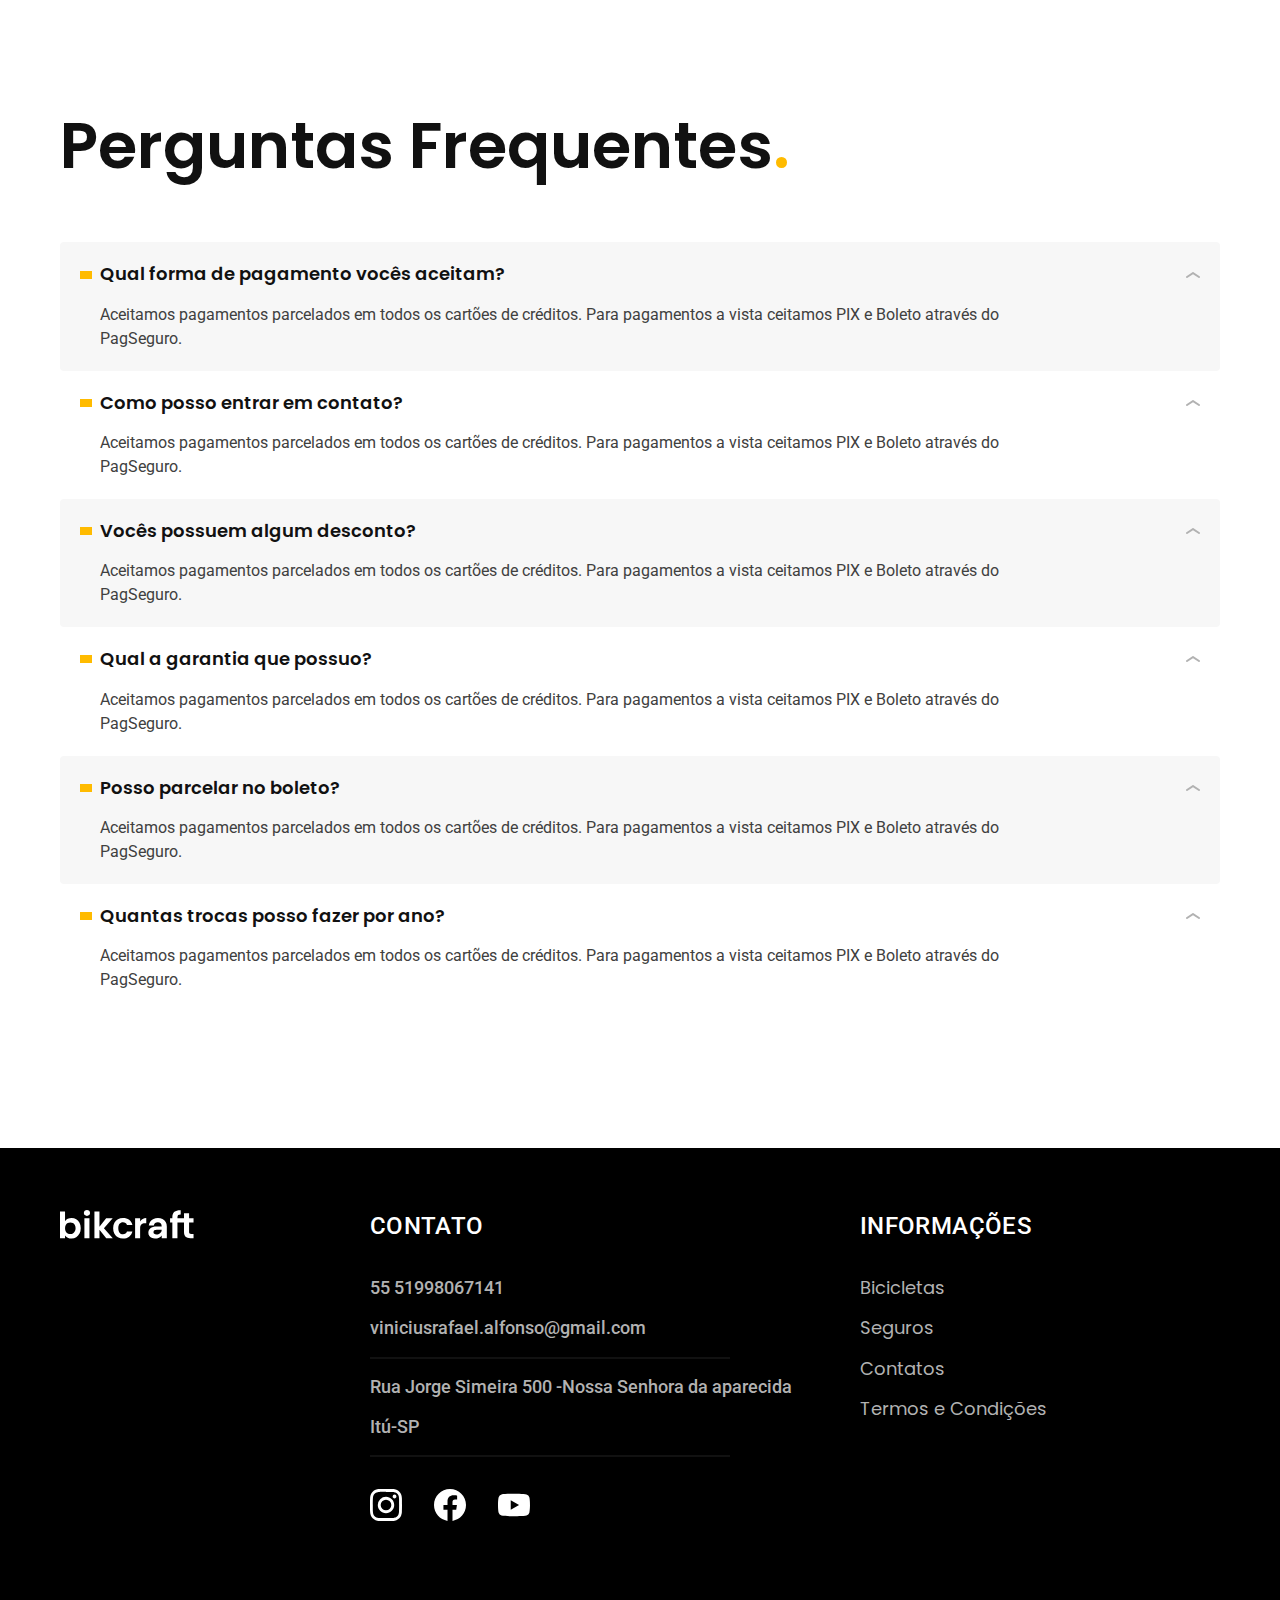
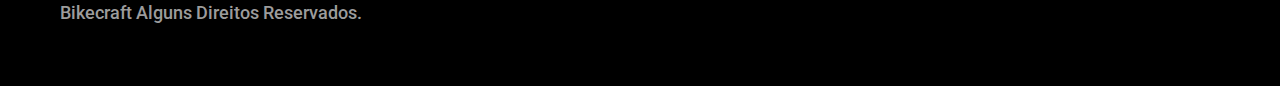
<file: seguros.html>
<!DOCTYPE html>
<html lang="pt-BR">

<head>
  <meta charset="UTF-8">
  <meta name="viewport" content="width=device-width, initial-scale=1.0">
  <title>Seguros -Bikecraft </title>
  <meta name="description" content="Termos e Condições">

  <link rel="stylesheet" href="./css/style.css">
  <link rel="preconnect" href="https://fonts.googleapis.com">
  <link rel="preconnect" href="https://fonts.gstatic.com" crossorigin>
  <link href="https://fonts.googleapis.com/css2?family=Playfair+Display&family=Poppins:wght@400;600&family=Roboto:wght@400;500&display=swap" rel="stylesheet">
</head>

<body id="seguros">
  <header class="header-bg">
    <div class="header container">
      <a href="./">
        <img src="./img/bikcraft.svg" alt="Bikecraft">
      </a>
      <nav aria-label="primaria">
        <ul class="header-menu font-1-m cor-0">
          <li><a href="./bicicletas.html">Bicicletas</a></li>
          <li><a href="./seguros.html">Seguros</a></li>
          <li><a href="./contato.html">Contatos</a></li>
        </ul>
      </nav>
    </div>
  </header>
  <main class="seguros-bg">
    <div class="titulo-bg">
      <div class="titulo container">
        <p class="font-2-l-b cor-5">Escolha o seguro</p>
        <h1 class="font-1-xxl cor-0">Você seguro <span class="cor-p1">.</span></h1>
      </div>
    </div>

    <div class="seguros container">
      <div class="seguros-item">
        <h3 class="font-1-xl cor-6">PRATA</h3>
        <span class="font-1-xl cor-0">R$199 <span class="font-1-xs cor-6">mensal</span></span>
        <ul class="font-2-m cor-0">
          <li>Duas trocas por ano</li>
          <li>Assistência técnica</li>
          <li>Suporte 08h às 18h</li>
          <li>Cobertura Estadual</li>
        </ul>
        <a class="botao secundario" href="./orcamento.html">Inscreva-se</a>
      </div>

      <div class="seguros-item">
        <h3 class="font-1-xl cor-p1">OURO</h3>
        <span class="font-1-xl cor-0">R$299 <span class="font-1-xs cor-6">mensal</span></span>
        <ul class="font-2-m cor-0">
          <li>Cinco trocas por ano</li>
          <li>Assistência especial</li>
          <li>Suporte 24h</li>
          <li>Cobertura Nacional</li>
          <li>Desconco em parceiros</li>
          <li>Acesso ao clube Bikecraft</li>
        </ul>
        <a class="botao" href="./orcamento.html">Inscreva-se</a>
      </div>
    </div>

  </main>
  <article class="vantagens-bg">
    <div class="vantagens container">
      <h2 class="font-1-xxl cor-0">Vantagens<span class="cor-p1">.</span></h2>
      <ul>
        <li>
          <img src="./img/icones/eletrica.svg" alt="">
          <h3 class="font-2-l cor-0">Reparo Elétrico</h3>
          <p class="font-2-s cor-5">Garantimos o reparo completo do seu motor em caso de falhas. Sabemos que falhas são raras, mas estamos aqui para caso ocorra.</p>
        </li>

        <li>
          <img src="./img/icones/carbono.svg" alt="">
          <h3 class="font-2-l cor-0">Carbono</h3>
          <p class="font-2-s cor-5">Nossos quadros são feitos para durar para sempre. Mas caso ocorra algo, ficamos felizes em reparar.</p>
        </li>

        <li>
          <img src="./img/icones/sustentavel.svg" alt="">
          <h3 class="font-2-l cor-0">Sustentável</h3>
          <p class="font-2-s cor-5">Trabalhamos com a filosofia de desperdício zero. Qualquer parte defeituosa é reciclada e reutilizada em outro projeto.</p>
        </li>

        <li>
          <img src="./img/icones/rastreador.svg" alt="">
          <h3 class="font-2-l cor-0">Rastreador</h3>
          <p class="font-2-s cor-5">Utilizamos o GPS da sua Bikecraft em conjunto com especialistas em segurança para efetuarmos a recuperação.</p>
        </li>

        <li>
          <img src="./img/icones/seguro.svg" alt="">
          <h3 class="font-2-l cor-0">Segurança</h3>
          <p class="font-2-s cor-5">Com o seguro Bikecraft você pode tranquilo em saber que o seu dinheiro não será perdido em casos de roubo.</p>
        </li>

        <li>
          <img src="./img/icones/velocidade.svg" alt="">
          <h3 class="font-2-l cor-0">Rapidez</h3>
          <p class="font-2-s cor-5">A sua Bikecraft ficará pronta para uso no mesmo dia, caso você traga ela para ser reparada em uma das filiais.</p>
        </li>
      </ul>
    </div>
  </article>

  <article class="perguntas container">
    <h2 class="font-1-xxl">Perguntas Frequentes<span class="cor-p1">.</span></h2>
    <dl>
      <div>
        <dt class="font-1-m-b">Qual forma de pagamento vocês aceitam?</dt>
        <dd class="font-2-s cor-9">Aceitamos pagamentos parcelados em todos os cartões de créditos. Para pagamentos a vista ceitamos PIX e Boleto através do PagSeguro.</dd>
      </div>
      <div>
        <dt class="font-1-m-b">Como posso entrar em contato?</dt>
        <dd class="font-2-s cor-9">Aceitamos pagamentos parcelados em todos os cartões de créditos. Para pagamentos a vista ceitamos PIX e Boleto através do PagSeguro.</dd>
      </div>
      <div>
        <dt class="font-1-m-b">Vocês possuem algum desconto?</dt>
        <dd class="font-2-s cor-9">Aceitamos pagamentos parcelados em todos os cartões de créditos. Para pagamentos a vista ceitamos PIX e Boleto através do PagSeguro.</dd>
      </div>
      <div>
        <dt class="font-1-m-b">Qual a garantia que possuo?</dt>
        <dd class="font-2-s cor-9">Aceitamos pagamentos parcelados em todos os cartões de créditos. Para pagamentos a vista ceitamos PIX e Boleto através do PagSeguro.</dd>
      </div>
      <div>
        <dt class="font-1-m-b">Posso parcelar no boleto?</dt>
        <dd class="font-2-s cor-9">Aceitamos pagamentos parcelados em todos os cartões de créditos. Para pagamentos a vista ceitamos PIX e Boleto através do PagSeguro.</dd>
      </div>
      <div>
        <dt class="font-1-m-b">Quantas trocas posso fazer por ano?</dt>
        <dd class="font-2-s cor-9">Aceitamos pagamentos parcelados em todos os cartões de créditos. Para pagamentos a vista ceitamos PIX e Boleto através do PagSeguro.</dd>
      </div>
    </dl>

  </article>
  <footer class="footer-bg">
    <div class="footer container">
      <img src="./img/bikcraft.svg" alt="Bikecraft">
      <div class="footer-contato">
        <h3 class="font-2-l-b cor-0">Contato</h3>
        <ul class="cor-5 font-2-m">
          <li><a href="tel:+5551998067141">55 51998067141</a></li>
          <li><a href="mailto:viniciusrafael.alfonso@gmail.com">viniciusrafael.alfonso@gmail.com</a></li>
          <li>Rua Jorge Simeira 500 -Nossa Senhora da aparecida</li>
          <li>Itú-SP</li>
        </ul>
        <div class="footer-redes">
          <a href="./">
            <img src="./img/redes/instagram.svg" alt="Instagram">
          </a>
          <a href="./">
            <img src="./img/redes/facebook.svg" alt="Facebook">
          </a>
          <a href="./">
            <img src="./img/redes/youtube.svg" alt="Youtube">
          </a>
        </div>
      </div>
      <div class="footer-informacoes">
        <h3 class="font-2-l-b cor-0">Informações</h3>
        <nav>
          <ul class="font-1-m cor-5">
            <li><a href="./bicicletas.html">Bicicletas</a></li>
            <li><a href="./seguros.html">Seguros</a></li>
            <li><a href="./contato.html">Contatos</a></li>
            <li><a href="./termos.html">Termos e Condições</a></li>
          </ul>
        </nav>
      </div>
      <p class="footer-copy font-2-m cor-6">Bikecraft Alguns Direitos Reservados.</p>
    </div>
  </footer>
</body>

</html>
</file>
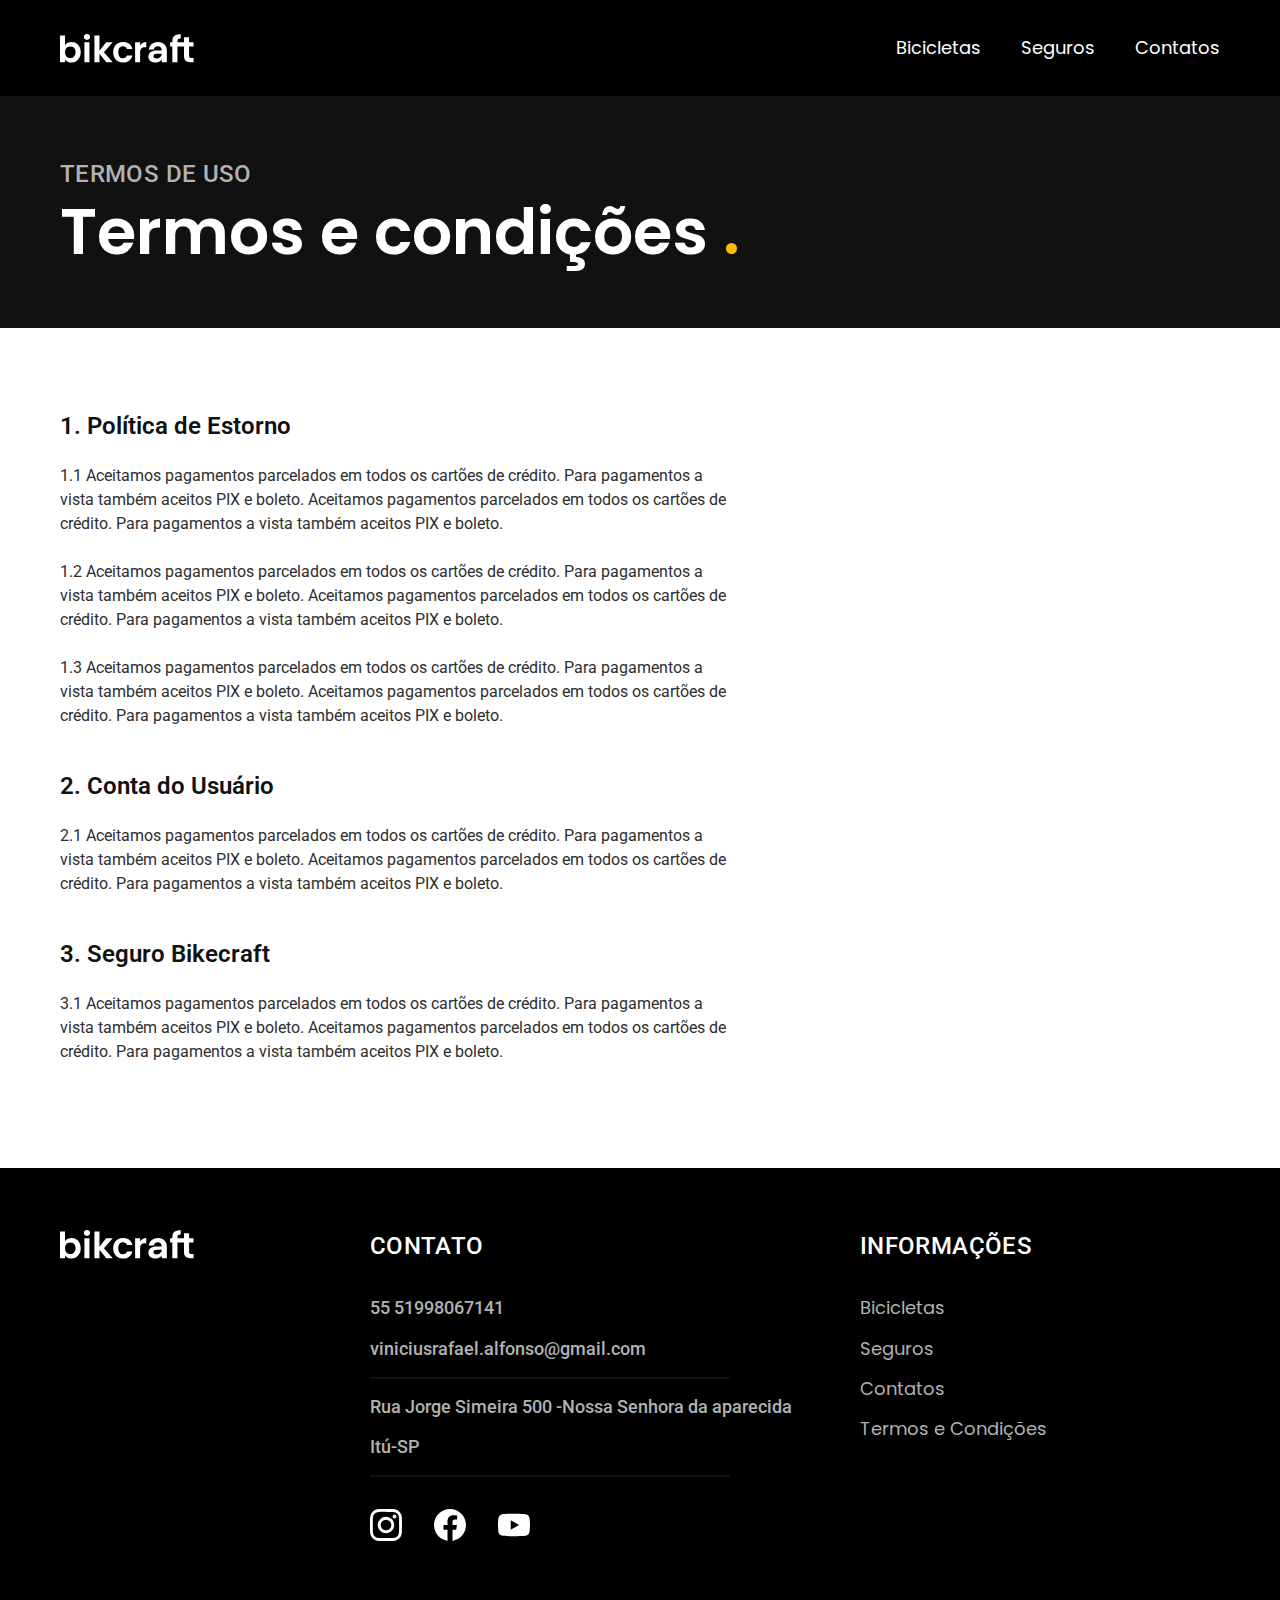
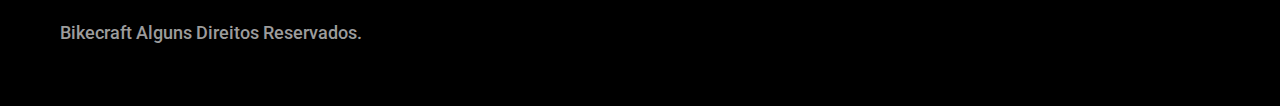
<file: termos.html>
<!DOCTYPE html>
<html lang="pt-BR">

<head>
  <meta charset="UTF-8">
  <meta name="viewport" content="width=device-width, initial-scale=1.0">
  <title>Termos e Condições -Bikecraft </title>
  <meta name="description" content="Termos e Condições">

  <link rel="stylesheet" href="./css/style.css">
  <link rel="preconnect" href="https://fonts.googleapis.com">
  <link rel="preconnect" href="https://fonts.gstatic.com" crossorigin>
  <link href="https://fonts.googleapis.com/css2?family=Playfair+Display&family=Poppins:wght@400;600&family=Roboto:wght@400;500&display=swap" rel="stylesheet">
</head>

<body id="termos">
  <header class="header-bg">
    <div class="header container">
      <a href="./">
        <img src="./img/bikcraft.svg" alt="Bikecraft">
      </a>
      <nav aria-label="primaria">
        <ul class="header-menu font-1-m cor-0">
          <li><a href="./bicicletas.html">Bicicletas</a></li>
          <li><a href="./seguros.html">Seguros</a></li>
          <li><a href="./contato.html">Contatos</a></li>
        </ul>
      </nav>
    </div>
  </header>
  <main>
    <div class="titulo-bg">
      <div class="titulo container">
        <p class="font-2-l-b cor-5">Termos de uso</p>
        <h1 class="font-1-xxl cor-0">Termos e condições <span class="cor-p1">.</span></h1>
      </div>

    </div>
    <div class="termos font-2-s cor-10 container">
      <h2 class="font-2-l cor-11">1. Política de Estorno</h2>
      <p>1.1 Aceitamos pagamentos parcelados em todos os cartões de crédito. Para pagamentos a vista também aceitos PIX e boleto. Aceitamos pagamentos parcelados em todos os cartões de crédito. Para pagamentos a vista também aceitos PIX e boleto.</p>
      <p>1.2 Aceitamos pagamentos parcelados em todos os cartões de crédito. Para pagamentos a vista também aceitos PIX e boleto. Aceitamos pagamentos parcelados em todos os cartões de crédito. Para pagamentos a vista também aceitos PIX e boleto.</p>
      <p>1.3 Aceitamos pagamentos parcelados em todos os cartões de crédito. Para pagamentos a vista também aceitos PIX e boleto. Aceitamos pagamentos parcelados em todos os cartões de crédito. Para pagamentos a vista também aceitos PIX e boleto.</p>
      <h2 class="font-2-l cor-11">2. Conta do Usuário</h2>
      <p>2.1 Aceitamos pagamentos parcelados em todos os cartões de crédito. Para pagamentos a vista também aceitos PIX e boleto. Aceitamos pagamentos parcelados em todos os cartões de crédito. Para pagamentos a vista também aceitos PIX e boleto.</p>
      <h2 class="font-2-l cor-11">3. Seguro Bikecraft</h2>
      <p>3.1 Aceitamos pagamentos parcelados em todos os cartões de crédito. Para pagamentos a vista também aceitos PIX e boleto. Aceitamos pagamentos parcelados em todos os cartões de crédito. Para pagamentos a vista também aceitos PIX e boleto.</p>
    </div>
  </main>

  <footer class="footer-bg">
    <div class="footer container">
      <img src="./img/bikcraft.svg" alt="Bikecraft">
      <div class="footer-contato">
        <h3 class="font-2-l-b cor-0">Contato</h3>
        <ul class="cor-5 font-2-m">
          <li><a href="tel:+5551998067141">55 51998067141</a></li>
          <li><a href="mailto:viniciusrafael.alfonso@gmail.com">viniciusrafael.alfonso@gmail.com</a></li>
          <li>Rua Jorge Simeira 500 -Nossa Senhora da aparecida</li>
          <li>Itú-SP</li>
        </ul>
        <div class="footer-redes">
          <a href="./">
            <img src="./img/redes/instagram.svg" alt="Instagram">
          </a>
          <a href="./">
            <img src="./img/redes/facebook.svg" alt="Facebook">
          </a>
          <a href="./">
            <img src="./img/redes/youtube.svg" alt="Youtube">
          </a>
        </div>
      </div>
      <div class="footer-informacoes">
        <h3 class="font-2-l-b cor-0">Informações</h3>
        <nav>
          <ul class="font-1-m cor-5">
            <li><a href="./bicicletas.html">Bicicletas</a></li>
            <li><a href="./seguros.html">Seguros</a></li>
            <li><a href="./contato.html">Contatos</a></li>
            <li><a href="./termos.html">Termos e Condições</a></li>
          </ul>
        </nav>
      </div>
      <p class="footer-copy font-2-m cor-6">Bikecraft Alguns Direitos Reservados.</p>
    </div>
  </footer>
</body>

</html>
</file>
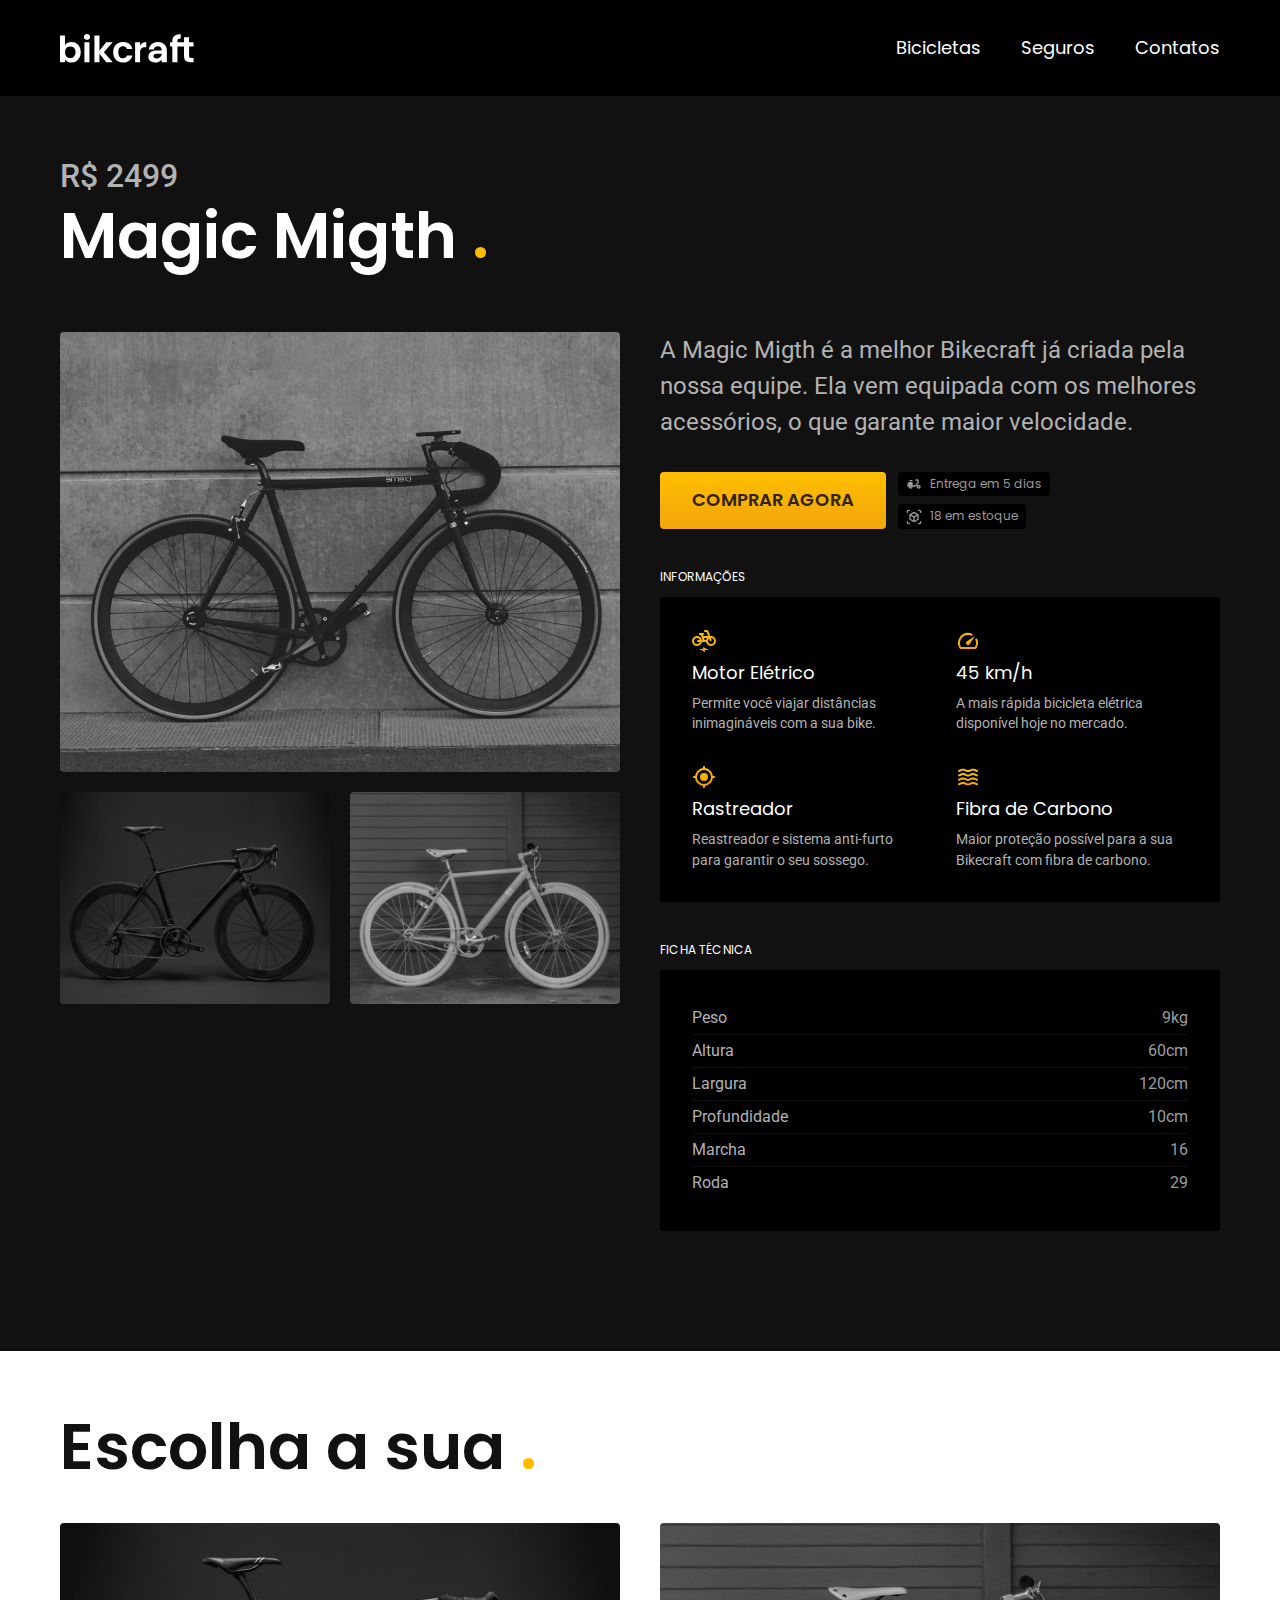
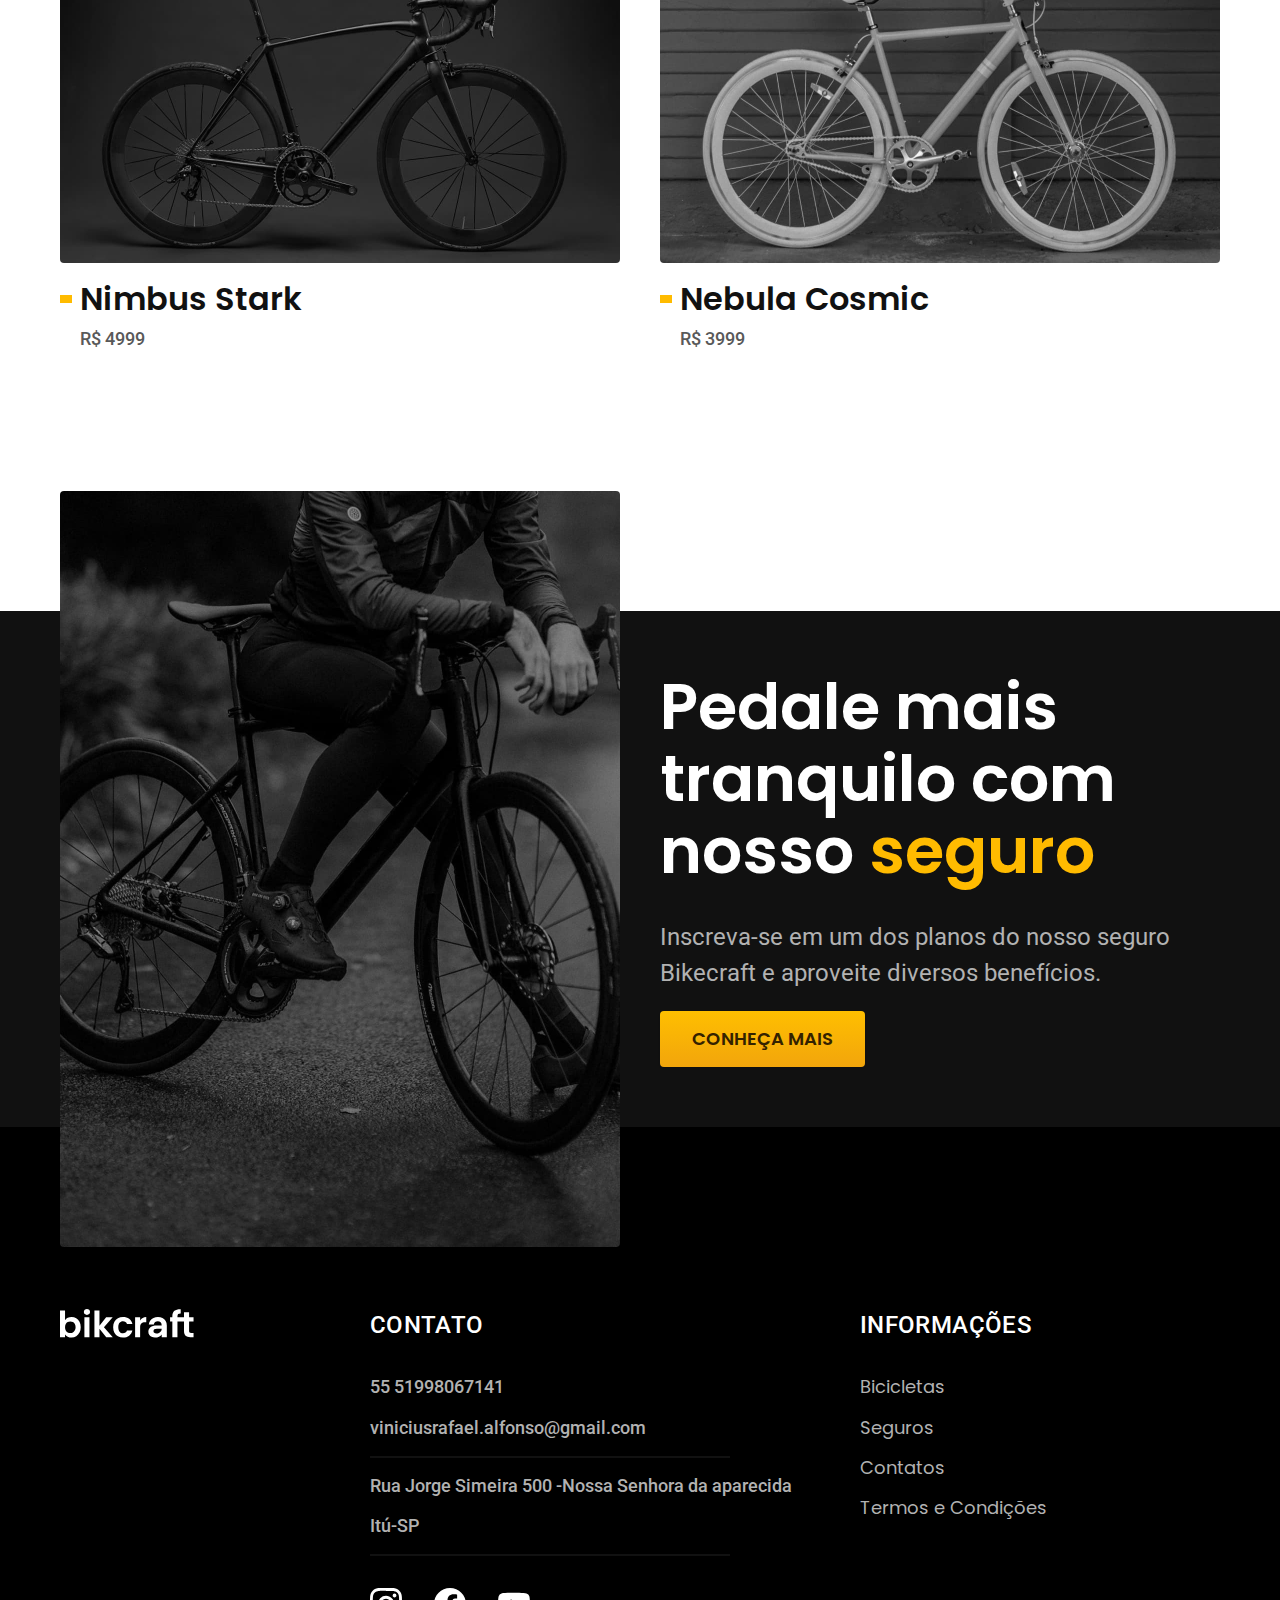
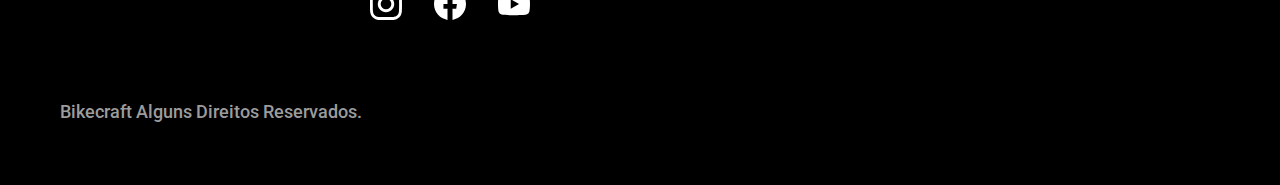
<file: bicicletas/magic.html>
<!DOCTYPE html>
<html lang="pt-BR">

<head>
  <meta charset="UTF-8">
  <meta name="viewport" content="width=device-width, initial-scale=1.0">
  <title>Magic | Bikecraft </title>
  <meta name="description" content="Termos e Condições">

  <link rel="stylesheet" href="../css/style.css">
  <link rel="preconnect" href="https://fonts.googleapis.com">
  <link rel="preconnect" href="https://fonts.gstatic.com" crossorigin>
  <link href="https://fonts.googleapis.com/css2?family=Playfair+Display&family=Poppins:wght@400;600&family=Roboto:wght@400;500&display=swap" rel="stylesheet">
</head>

<body id="bicicleta">
  <header class="header-bg">
    <div class="header container">
      <a href="../">
        <img src="../img/bikcraft.svg" alt="Bikecraft">
      </a>
      <nav aria-label="primaria">
        <ul class="header-menu font-1-m cor-0">
          <li><a href="../bicicletas.html">Bicicletas</a></li>
          <li><a href="../seguros.html">Seguros</a></li>
          <li><a href="../contato.html">Contatos</a></li>
        </ul>
      </nav>
    </div>
  </header>
  <main class="titulo-bg">
    <div>
      <div class="titulo container">
        <p class="font-2-xl cor-5">R$ 2499</p>
        <h1 class="font-1-xxl cor-0">Magic Migth <span class="cor-p1">.</span></h1>
      </div>
    </div>
    <div class="bicicleta container">
      <div class="bicicleta-imagens">
        <img src="../img/bicicleta/nimbus2.jpg" alt="">
        <img src="../img/bicicleta/nimbus1.jpg" alt="">
        <img src="../img/bicicleta/nimbus3.jpg" alt="">
      </div>
      <div class="bicicleta-conteudo">
        <p class="font-2-l cor-5"> A Magic Migth é a melhor Bikecraft já criada pela nossa equipe. Ela vem equipada com os melhores acessórios, o que garante maior velocidade.</p>
        <div class="bicicleta-comprar">
          <a class="botao" href="../orcamento.html">Comprar Agora</a>
          <span class="font-1-xs cor-6"><img src="../img/icones/entrega.svg" alt=""> Entrega em 5 dias</span>
          <span class="font-1-xs cor-6"><img src="../img/icones/estoque.svg" alt=""> 18 em estoque</span>
        </div>

        <h2 class="font-1-xs cor-0">Informações</h2>
        <ul class="bicicleta-informacoes">
          <li>
            <img src="../img/icones/eletrica.svg" alt="">
            <h3 class="font-1-m cor-0">Motor Elétrico</h3>
            <p class="font-2-xs cor-5">Permite você viajar distâncias inimagináveis com a sua bike.</p>
          </li>
          <li>
            <img src="../img/icones/velocidade.svg" alt="">
            <h3 class="font-1-m cor-0">45 km/h</h3>
            <p class="font-2-xs cor-5">A mais rápida bicicleta elétrica disponível hoje no mercado.</p>
          </li>
          <li>
            <img src="../img/icones/rastreador.svg" alt="">
            <h3 class="font-1-m cor-0">Rastreador</h3>
            <p class="font-2-xs cor-5">Reastreador e sistema anti-furto para garantir o seu sossego.</p>
          </li>
          <li>
            <img src="../img/icones/carbono.svg" alt="">
            <h3 class="font-1-m cor-0">Fibra de Carbono</h3>
            <p class="font-2-xs cor-5">Maior proteção possível para a sua Bikecraft com fibra de carbono.</p>
          </li>
        </ul>
        <h2 class="font-1-xs cor-0">Ficha técnica</h2>
        <ul class="bicicleta-ficha font-2-s cor-5">
          <li>Peso <span>9kg</span></li>
          <li>Altura <span>60cm</span></li>
          <li>Largura<span>120cm</span></li>
          <li>Profundidade <span>10cm</span></li>
          <li>Marcha<span>16</span></li>
          <li>Roda <span>29</span></li>
        </ul>
      </div>

    </div>
  </main>
  <article class="bicicletas-lista container">
    <h2 class=" font-1-xxl">Escolha a sua <span class="cor-p1">.</span></h2>

    <ul>
      <li>
        <a href="./nimbus.html">
          <img src="../img/bicicletas/nimbus.jpg" alt="Bicicleta Preta">
          <h3 class="font-1-xl">Nimbus Stark</h3>
          <span class="font-2-m cor-8">R$ 4999</span>
        </a>
      </li>

      <li>
        <a href="./nebula.html">
          <img src="../img/bicicletas/nebula.jpg" alt="Bicicleta Preta">
          <h3 class="font-1-xl">Nebula Cosmic</h3>
          <span class="font-2-m cor-8">R$ 3999</span>
        </a>
      </li>
    </ul>
  </article>

  <article class="seguro-bg">
    <div class="seguro container">
      <div class="seguro-imagem">
        <img src="../img/fotos/seguros.jpg" alt="pessoa parada em cima de uma bicicleta">
      </div>
      <div class="seguro-conteudo">
        <h2 class="font-1-xxl cor-0">Pedale mais tranquilo com nosso <span class="cor-p1">seguro</span></h2>
        <p class="font-2-l cor-5">Inscreva-se em um dos planos do nosso seguro Bikecraft e aproveite diversos benefícios.</p>
        <a class="botao" href="../seguros.html">Conheça Mais</a>
      </div>
    </div>
  </article>

  <footer class="footer-bg">
    <div class="footer container">
      <img src="../img/bikcraft.svg" alt="Bikecraft">
      <div class="footer-contato">
        <h3 class="font-2-l-b cor-0">Contato</h3>
        <ul class="cor-5 font-2-m">
          <li><a href="tel:+5551998067141">55 51998067141</a></li>
          <li><a href="mailto:viniciusrafael.alfonso@gmail.com">viniciusrafael.alfonso@gmail.com</a></li>
          <li>Rua Jorge Simeira 500 -Nossa Senhora da aparecida</li>
          <li>Itú-SP</li>
        </ul>
        <div class="footer-redes">
          <a href="../">
            <img src="../img/redes/instagram.svg" alt="Instagram">
          </a>
          <a href="../">
            <img src="../img/redes/facebook.svg" alt="Facebook">
          </a>
          <a href="../">
            <img src="../img/redes/youtube.svg" alt="Youtube">
          </a>
        </div>
      </div>
      <div class="footer-informacoes">
        <h3 class="font-2-l-b cor-0">Informações</h3>
        <nav>
          <ul class="font-1-m cor-5">
            <li><a href="../bicicletas.html">Bicicletas</a></li>
            <li><a href="../seguros.html">Seguros</a></li>
            <li><a href="../contato.html">Contatos</a></li>
            <li><a href="../termos.html">Termos e Condições</a></li>
          </ul>
        </nav>
      </div>
      <p class="footer-copy font-2-m cor-6">Bikecraft Alguns Direitos Reservados.</p>
    </div>
  </footer>
</body>

</html>
</file>
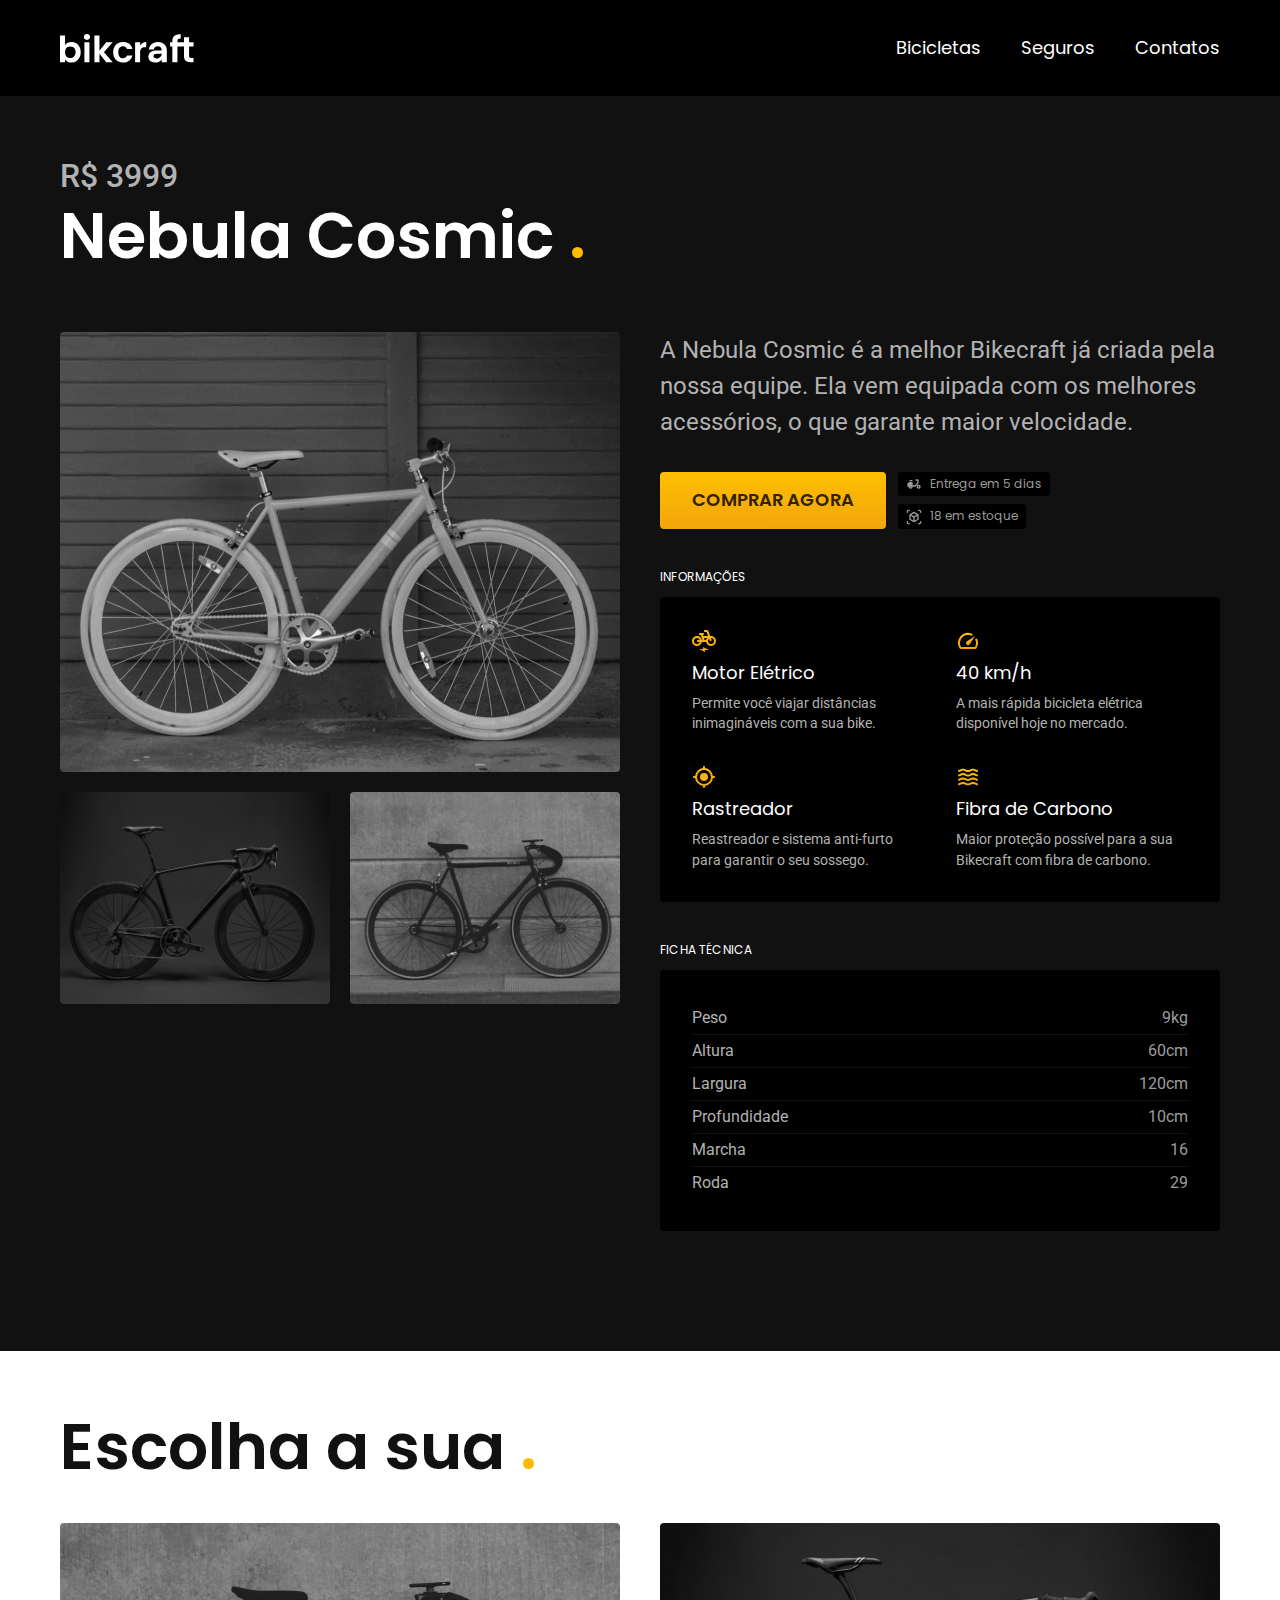
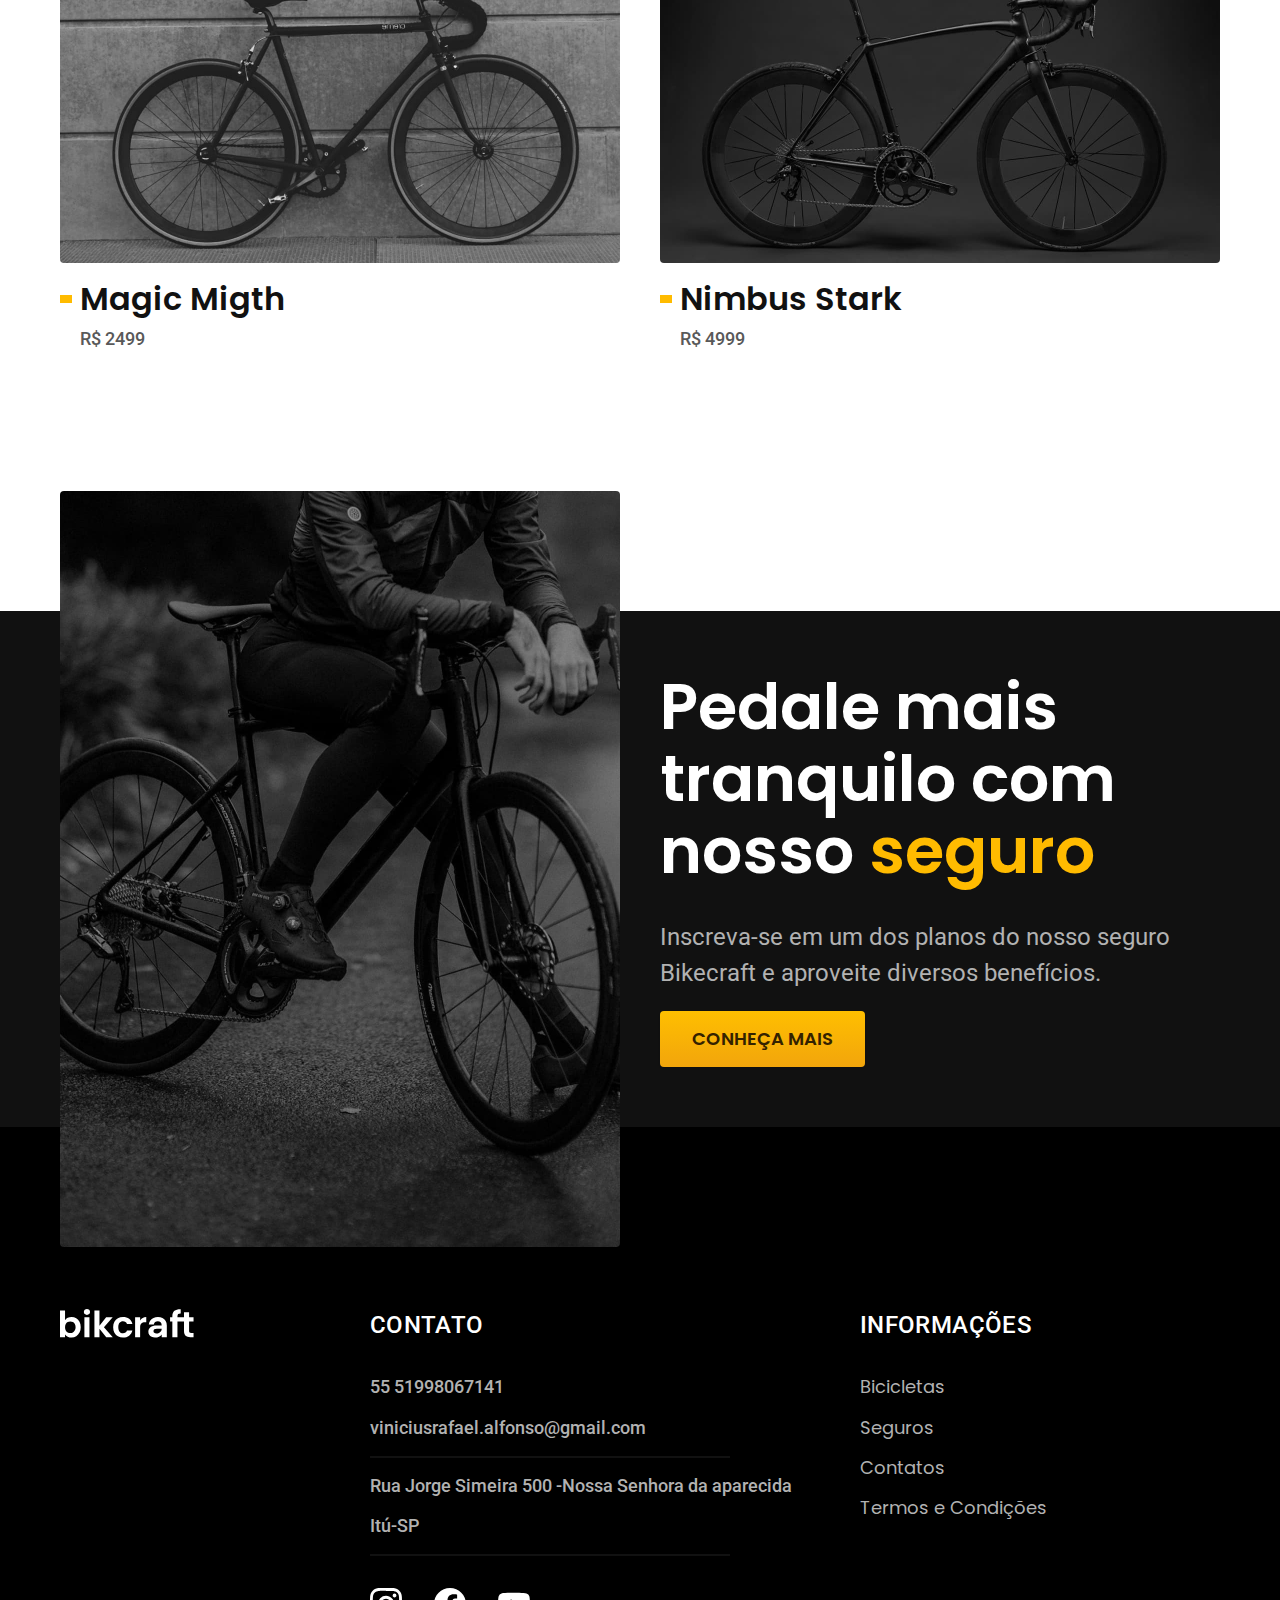
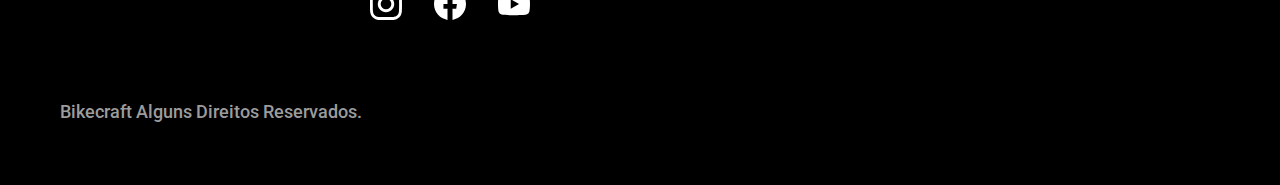
<file: bicicletas/nebula.html>
<!DOCTYPE html>
<html lang="pt-BR">

<head>
  <meta charset="UTF-8">
  <meta name="viewport" content="width=device-width, initial-scale=1.0">
  <title>Nebula | Bikecraft </title>
  <meta name="description" content="Termos e Condições">

  <link rel="stylesheet" href="../css/style.css">
  <link rel="preconnect" href="https://fonts.googleapis.com">
  <link rel="preconnect" href="https://fonts.gstatic.com" crossorigin>
  <link href="https://fonts.googleapis.com/css2?family=Playfair+Display&family=Poppins:wght@400;600&family=Roboto:wght@400;500&display=swap" rel="stylesheet">
</head>

<body id="bicicleta">
  <header class="header-bg">
    <div class="header container">
      <a href="../">
        <img src="../img/bikcraft.svg" alt="Bikecraft">
      </a>
      <nav aria-label="primaria">
        <ul class="header-menu font-1-m cor-0">
          <li><a href="../bicicletas.html">Bicicletas</a></li>
          <li><a href="../seguros.html">Seguros</a></li>
          <li><a href="../contato.html">Contatos</a></li>
        </ul>
      </nav>
    </div>
  </header>
  <main class="titulo-bg">
    <div>
      <div class="titulo container">
        <p class="font-2-xl cor-5">R$ 3999</p>
        <h1 class="font-1-xxl cor-0">Nebula Cosmic <span class="cor-p1">.</span></h1>
      </div>
    </div>
    <div class="bicicleta container">
      <div class="bicicleta-imagens">
        <img src="../img/bicicleta/nimbus3.jpg" alt="">
        <img src="../img/bicicleta/nimbus1.jpg" alt="">
        <img src="../img/bicicleta/nimbus2.jpg" alt="">
      </div>
      <div class="bicicleta-conteudo">
        <p class="font-2-l cor-5"> A Nebula Cosmic é a melhor Bikecraft já criada pela nossa equipe. Ela vem equipada com os melhores acessórios, o que garante maior velocidade.</p>
        <div class="bicicleta-comprar">
          <a class="botao" href="../orcamento.html">Comprar Agora</a>
          <span class="font-1-xs cor-6"><img src="../img/icones/entrega.svg" alt=""> Entrega em 5 dias</span>
          <span class="font-1-xs cor-6"><img src="../img/icones/estoque.svg" alt=""> 18 em estoque</span>
        </div>

        <h2 class="font-1-xs cor-0">Informações</h2>
        <ul class="bicicleta-informacoes">
          <li>
            <img src="../img/icones/eletrica.svg" alt="">
            <h3 class="font-1-m cor-0">Motor Elétrico</h3>
            <p class="font-2-xs cor-5">Permite você viajar distâncias inimagináveis com a sua bike.</p>
          </li>
          <li>
            <img src="../img/icones/velocidade.svg" alt="">
            <h3 class="font-1-m cor-0">40 km/h</h3>
            <p class="font-2-xs cor-5">A mais rápida bicicleta elétrica disponível hoje no mercado.</p>
          </li>
          <li>
            <img src="../img/icones/rastreador.svg" alt="">
            <h3 class="font-1-m cor-0">Rastreador</h3>
            <p class="font-2-xs cor-5">Reastreador e sistema anti-furto para garantir o seu sossego.</p>
          </li>
          <li>
            <img src="../img/icones/carbono.svg" alt="">
            <h3 class="font-1-m cor-0">Fibra de Carbono</h3>
            <p class="font-2-xs cor-5">Maior proteção possível para a sua Bikecraft com fibra de carbono.</p>
          </li>
        </ul>
        <h2 class="font-1-xs cor-0">Ficha técnica</h2>
        <ul class="bicicleta-ficha font-2-s cor-5">
          <li>Peso <span>9kg</span></li>
          <li>Altura <span>60cm</span></li>
          <li>Largura<span>120cm</span></li>
          <li>Profundidade <span>10cm</span></li>
          <li>Marcha<span>16</span></li>
          <li>Roda <span>29</span></li>
        </ul>
      </div>

    </div>
  </main>
  <article class="bicicletas-lista container">
    <h2 class=" font-1-xxl">Escolha a sua <span class="cor-p1">.</span></h2>

    <ul>
      <li>
        <a href="./magic.html">
          <img src="../img/bicicletas/magic.jpg" alt="Bicicleta Preta">
          <h3 class="font-1-xl">Magic Migth</h3>
          <span class="font-2-m cor-8">R$ 2499</span>
        </a>
      </li>

      <li>
        <a href="./nimbus.html">
          <img src="../img/bicicletas/nimbus.jpg" alt="Bicicleta Preta">
          <h3 class="font-1-xl">Nimbus Stark</h3>
          <span class="font-2-m cor-8">R$ 4999</span>
        </a>
      </li>
    </ul>
  </article>

  <article class="seguro-bg">
    <div class="seguro container">
      <div class="seguro-imagem">
        <img src="../img/fotos/seguros.jpg" alt="pessoa parada em cima de uma bicicleta">
      </div>
      <div class="seguro-conteudo">
        <h2 class="font-1-xxl cor-0">Pedale mais tranquilo com nosso <span class="cor-p1">seguro</span></h2>
        <p class="font-2-l cor-5">Inscreva-se em um dos planos do nosso seguro Bikecraft e aproveite diversos benefícios.</p>
        <a class="botao" href="../seguros.html">Conheça Mais</a>
      </div>
    </div>
  </article>

  <footer class="footer-bg">
    <div class="footer container">
      <img src="../img/bikcraft.svg" alt="Bikecraft">
      <div class="footer-contato">
        <h3 class="font-2-l-b cor-0">Contato</h3>
        <ul class="cor-5 font-2-m">
          <li><a href="tel:+5551998067141">55 51998067141</a></li>
          <li><a href="mailto:viniciusrafael.alfonso@gmail.com">viniciusrafael.alfonso@gmail.com</a></li>
          <li>Rua Jorge Simeira 500 -Nossa Senhora da aparecida</li>
          <li>Itú-SP</li>
        </ul>
        <div class="footer-redes">
          <a href="../">
            <img src="../img/redes/instagram.svg" alt="Instagram">
          </a>
          <a href="../">
            <img src="../img/redes/facebook.svg" alt="Facebook">
          </a>
          <a href="../">
            <img src="../img/redes/youtube.svg" alt="Youtube">
          </a>
        </div>
      </div>
      <div class="footer-informacoes">
        <h3 class="font-2-l-b cor-0">Informações</h3>
        <nav>
          <ul class="font-1-m cor-5">
            <li><a href="../bicicletas.html">Bicicletas</a></li>
            <li><a href="../seguros.html">Seguros</a></li>
            <li><a href="../contato.html">Contatos</a></li>
            <li><a href="../termos.html">Termos e Condições</a></li>
          </ul>
        </nav>
      </div>
      <p class="footer-copy font-2-m cor-6">Bikecraft Alguns Direitos Reservados.</p>
    </div>
  </footer>
</body>

</html>
</file>
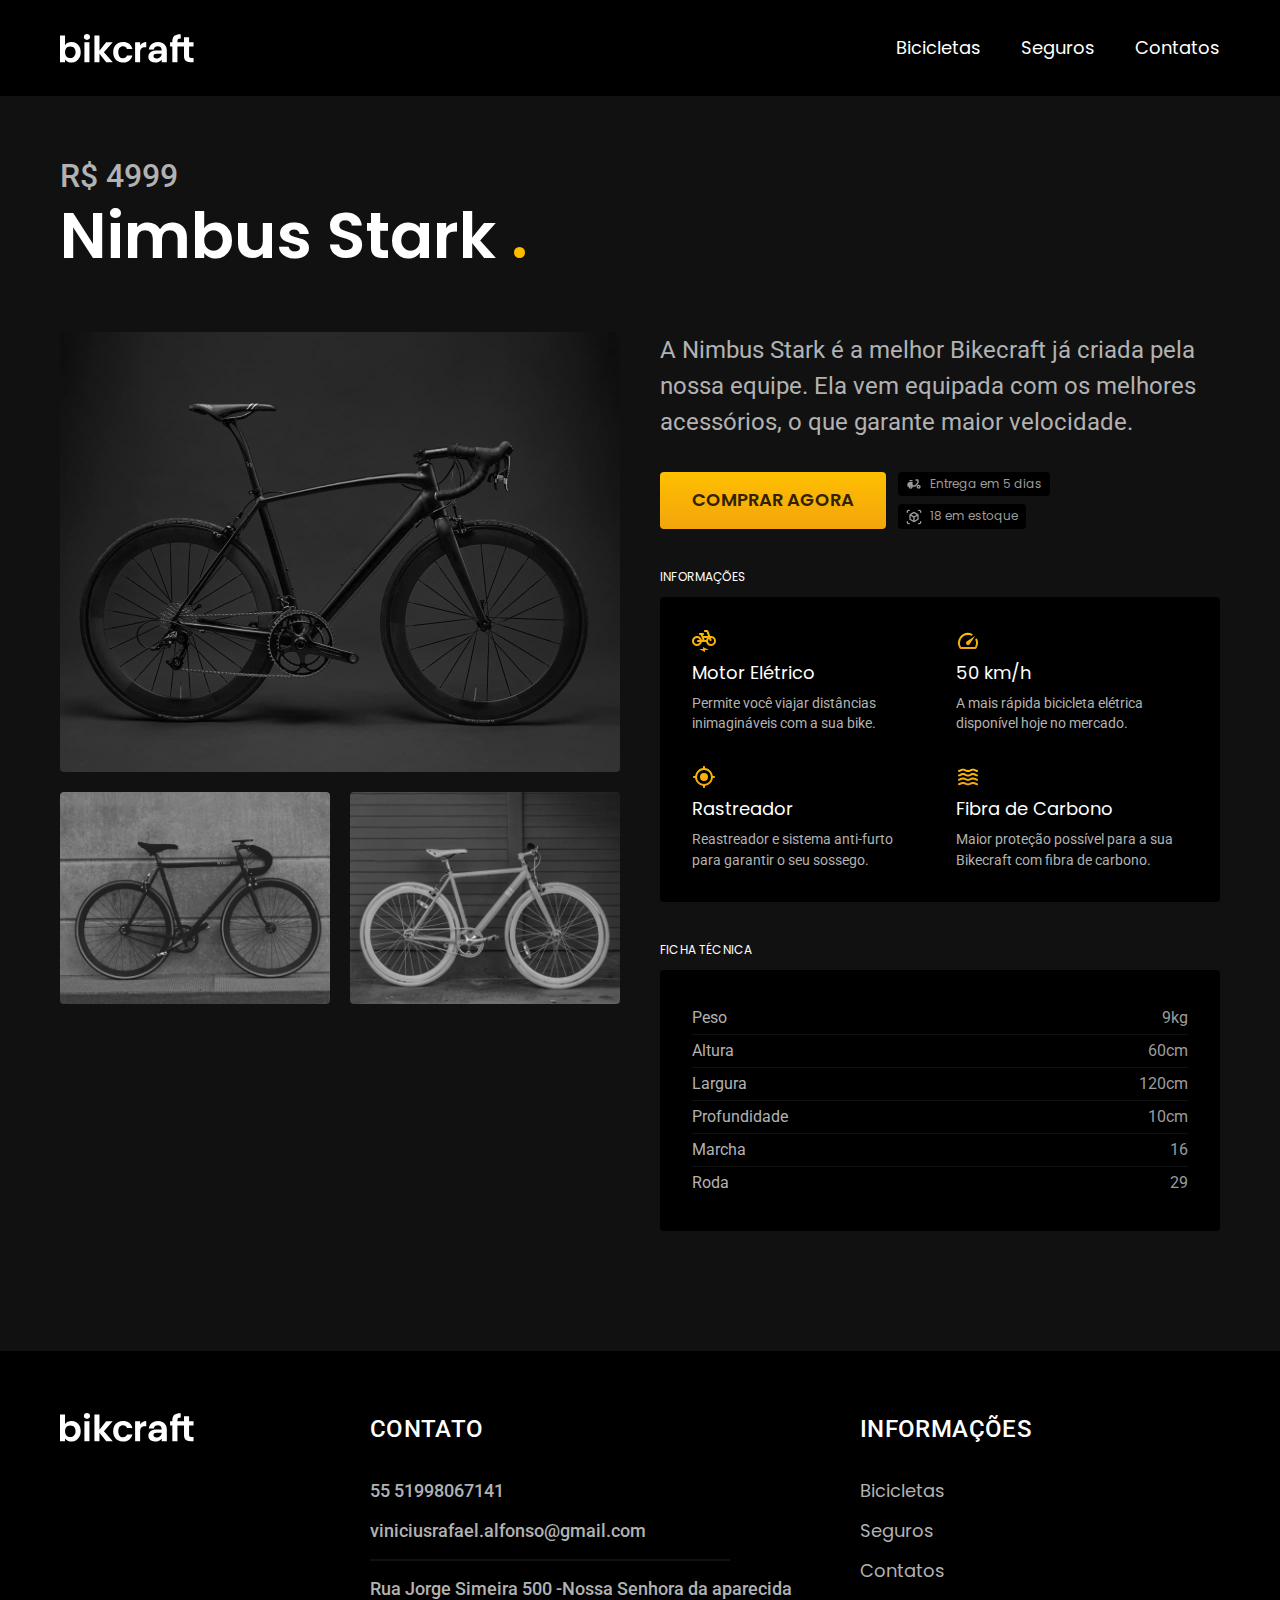
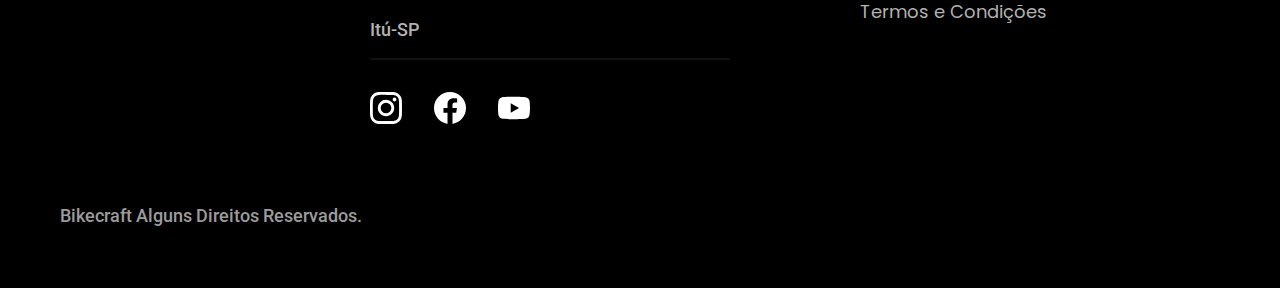
<file: bicicletas/nimbus.html>
<!DOCTYPE html>
<html lang="pt-BR">

<head>
  <meta charset="UTF-8">
  <meta name="viewport" content="width=device-width, initial-scale=1.0">
  <title>Termos e Condições -Bikecraft </title>
  <meta name="description" content="Termos e Condições">

  <link rel="stylesheet" href="../css/style.css">
  <link rel="preconnect" href="https://fonts.googleapis.com">
  <link rel="preconnect" href="https://fonts.gstatic.com" crossorigin>
  <link href="https://fonts.googleapis.com/css2?family=Playfair+Display&family=Poppins:wght@400;600&family=Roboto:wght@400;500&display=swap" rel="stylesheet">
</head>

<body id="bicicleta">
  <header class="header-bg">
    <div class="header container">
      <a href="../">
        <img src="../img/bikcraft.svg" alt="Bikecraft">
      </a>
      <nav aria-label="primaria">
        <ul class="header-menu font-1-m cor-0">
          <li><a href="../bicicletas.html">Bicicletas</a></li>
          <li><a href="../seguros.html">Seguros</a></li>
          <li><a href="../contato.html">Contatos</a></li>
        </ul>
      </nav>
    </div>
  </header>
  <main class="titulo-bg">
    <div>
      <div class="titulo container">
        <p class="font-2-xl cor-5">R$ 4999</p>
        <h1 class="font-1-xxl cor-0">Nimbus Stark <span class="cor-p1">.</span></h1>
      </div>
    </div>
    <div class="bicicleta container">
      <div class="bicicleta-imagens">
        <img src="../img/bicicleta/nimbus1.jpg" alt="">
        <img src="../img/bicicleta/nimbus2.jpg" alt="">
        <img src="../img/bicicleta/nimbus3.jpg" alt="">
      </div>
      <div class="bicicleta-conteudo">
        <p class="font-2-l cor-5"> A Nimbus Stark é a melhor Bikecraft já criada pela nossa equipe. Ela vem equipada com os melhores acessórios, o que garante maior velocidade.</p>
        <div class="bicicleta-comprar">
          <a class="botao" href="../orcamento.html">Comprar Agora</a>
          <span class="font-1-xs cor-6"><img src="../img/icones/entrega.svg" alt=""> Entrega em 5 dias</span>
          <span class="font-1-xs cor-6"><img src="../img/icones/estoque.svg" alt=""> 18 em estoque</span>
        </div>

        <h2 class="font-1-xs cor-0">Informações</h2>
        <ul class="bicicleta-informacoes">
          <li>
            <img src="../img/icones/eletrica.svg" alt="">
            <h3 class="font-1-m cor-0">Motor Elétrico</h3>
            <p class="font-2-xs cor-5">Permite você viajar distâncias inimagináveis com a sua bike.</p>
          </li>
          <li>
            <img src="../img/icones/velocidade.svg" alt="">
            <h3 class="font-1-m cor-0">50 km/h</h3>
            <p class="font-2-xs cor-5">A mais rápida bicicleta elétrica disponível hoje no mercado.</p>
          </li>
          <li>
            <img src="../img/icones/rastreador.svg" alt="">
            <h3 class="font-1-m cor-0">Rastreador</h3>
            <p class="font-2-xs cor-5">Reastreador e sistema anti-furto para garantir o seu sossego.</p>
          </li>
          <li>
            <img src="../img/icones/carbono.svg" alt="">
            <h3 class="font-1-m cor-0">Fibra de Carbono</h3>
            <p class="font-2-xs cor-5">Maior proteção possível para a sua Bikecraft com fibra de carbono.</p>
          </li>
        </ul>
        <h2 class="font-1-xs cor-0">Ficha técnica</h2>
        <ul class="bicicleta-ficha font-2-s cor-5">
          <li>Peso <span>9kg</span></li>
          <li>Altura <span>60cm</span></li>
          <li>Largura<span>120cm</span></li>
          <li>Profundidade <span>10cm</span></li>
          <li>Marcha<span>16</span></li>
          <li>Roda <span>29</span></li>
        </ul>
      </div>

    </div>
  </main>

  <footer class="footer-bg">
    <div class="footer container">
      <img src="../img/bikcraft.svg" alt="Bikecraft">
      <div class="footer-contato">
        <h3 class="font-2-l-b cor-0">Contato</h3>
        <ul class="cor-5 font-2-m">
          <li><a href="tel:+5551998067141">55 51998067141</a></li>
          <li><a href="mailto:viniciusrafael.alfonso@gmail.com">viniciusrafael.alfonso@gmail.com</a></li>
          <li>Rua Jorge Simeira 500 -Nossa Senhora da aparecida</li>
          <li>Itú-SP</li>
        </ul>
        <div class="footer-redes">
          <a href="../">
            <img src="../img/redes/instagram.svg" alt="Instagram">
          </a>
          <a href="../">
            <img src="../img/redes/facebook.svg" alt="Facebook">
          </a>
          <a href="../">
            <img src="../img/redes/youtube.svg" alt="Youtube">
          </a>
        </div>
      </div>
      <div class="footer-informacoes">
        <h3 class="font-2-l-b cor-0">Informações</h3>
        <nav>
          <ul class="font-1-m cor-5">
            <li><a href="../bicicletas.html">Bicicletas</a></li>
            <li><a href="../seguros.html">Seguros</a></li>
            <li><a href="../contato.html">Contatos</a></li>
            <li><a href="../termos.html">Termos e Condições</a></li>
          </ul>
        </nav>
      </div>
      <p class="footer-copy font-2-m cor-6">Bikecraft Alguns Direitos Reservados.</p>
    </div>
  </footer>
</body>

</html>
</file>
<file: css/style.css>
@import "./global/global.css";
@import "./utilidades/tipogragia.css";
@import "./utilidades/core.css";

@import "./global/header.css";
@import "./global/footer.css";

/* Utilidades */
@import "./utilidades/componentes.css";
@import "./utilidades/formulario.css";

/* Home */
@import "./home/introducao.css";
@import "./home/tecnologia.css";
@import "./home/parceiros.css";
@import "./home/depoimento.css";

/* Bicicletas */
@import "./bicicletas/bicicletas-lista.css";
@import "./bicicletas/bicicletas.css";

/* Bicicleta */
@import "./bicicleta/bicicleta.css";
@import "./bicicleta/seguro.css";

/* Seguros */
@import "./seguros/seguros.css";
@import "./seguros/vantagens.css";
@import "./seguros/perguntas.css";

/* Contato */
@import "./contato/contato.css";
@import "./contato/lojas.css";

/* Orçamento */
@import "./orcamento/orcamento.css";

/* Termos */
@import "./termos/termos.css";
</file>
